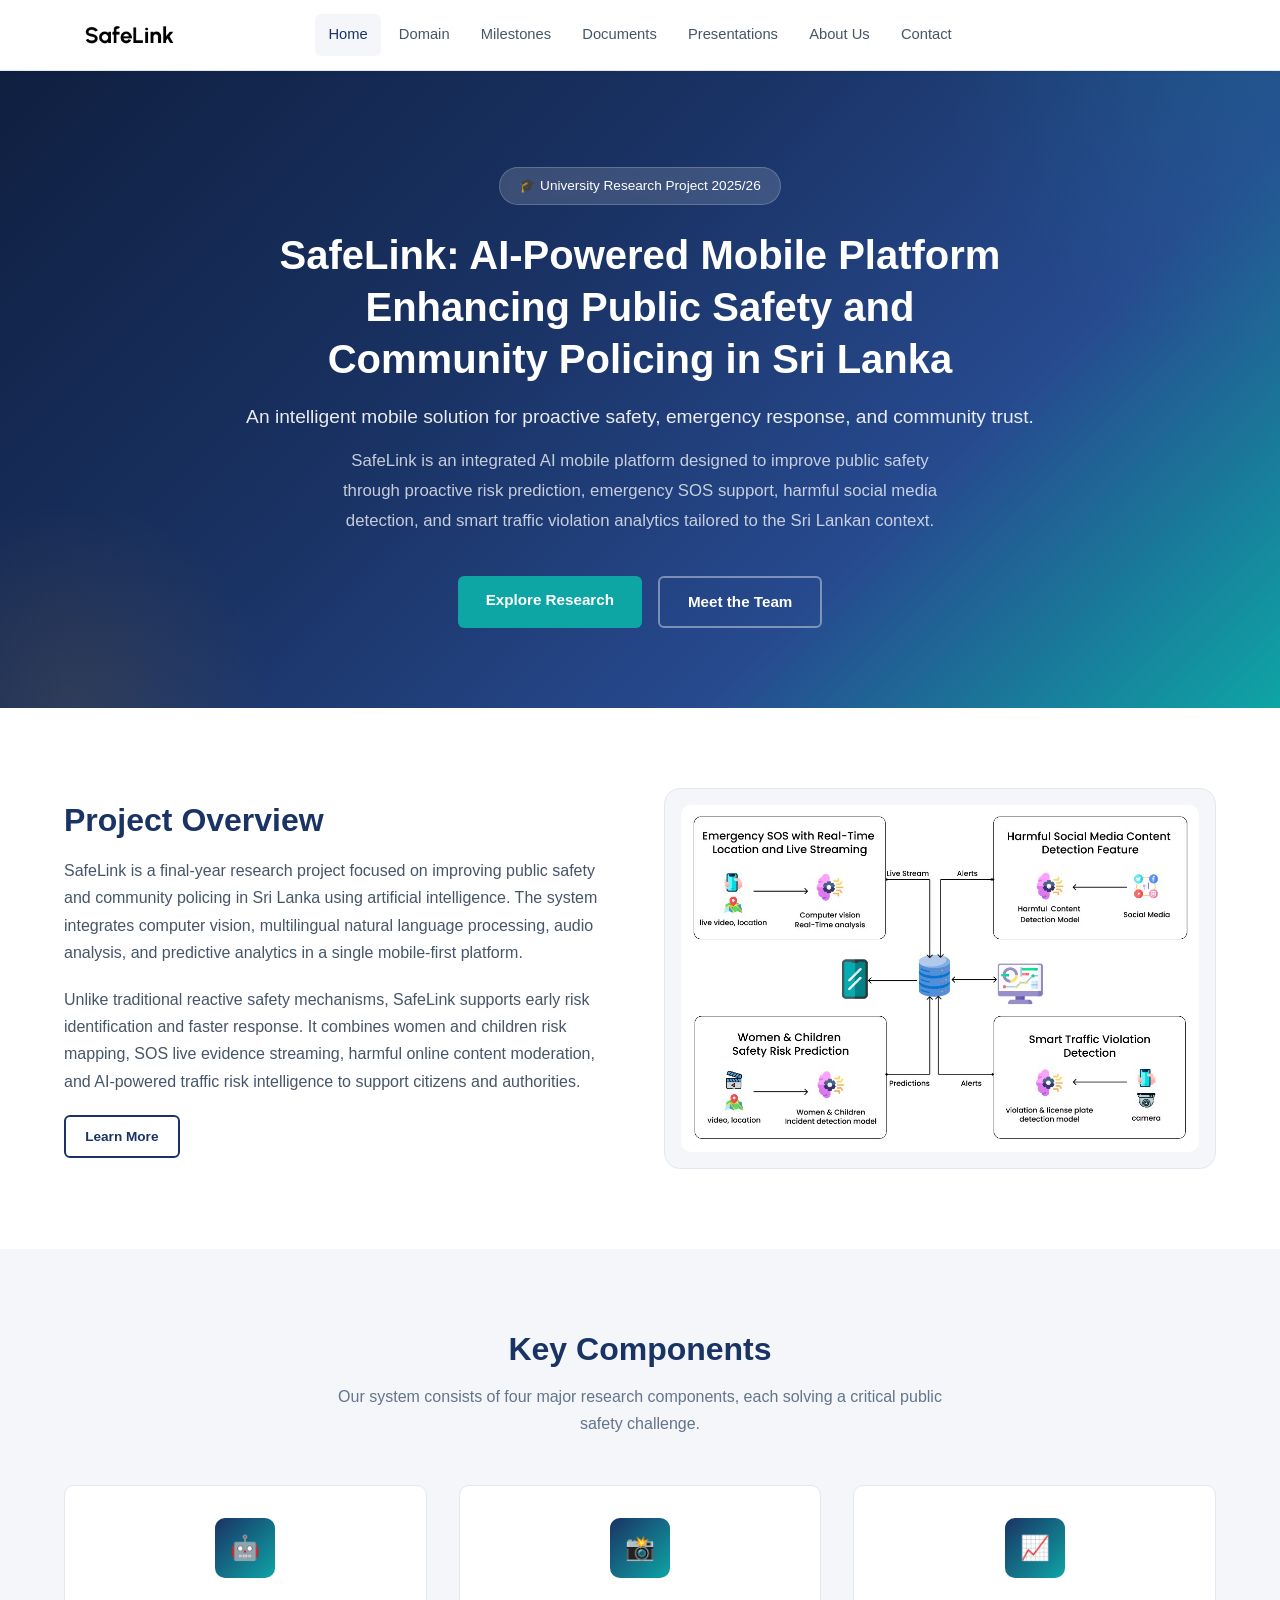
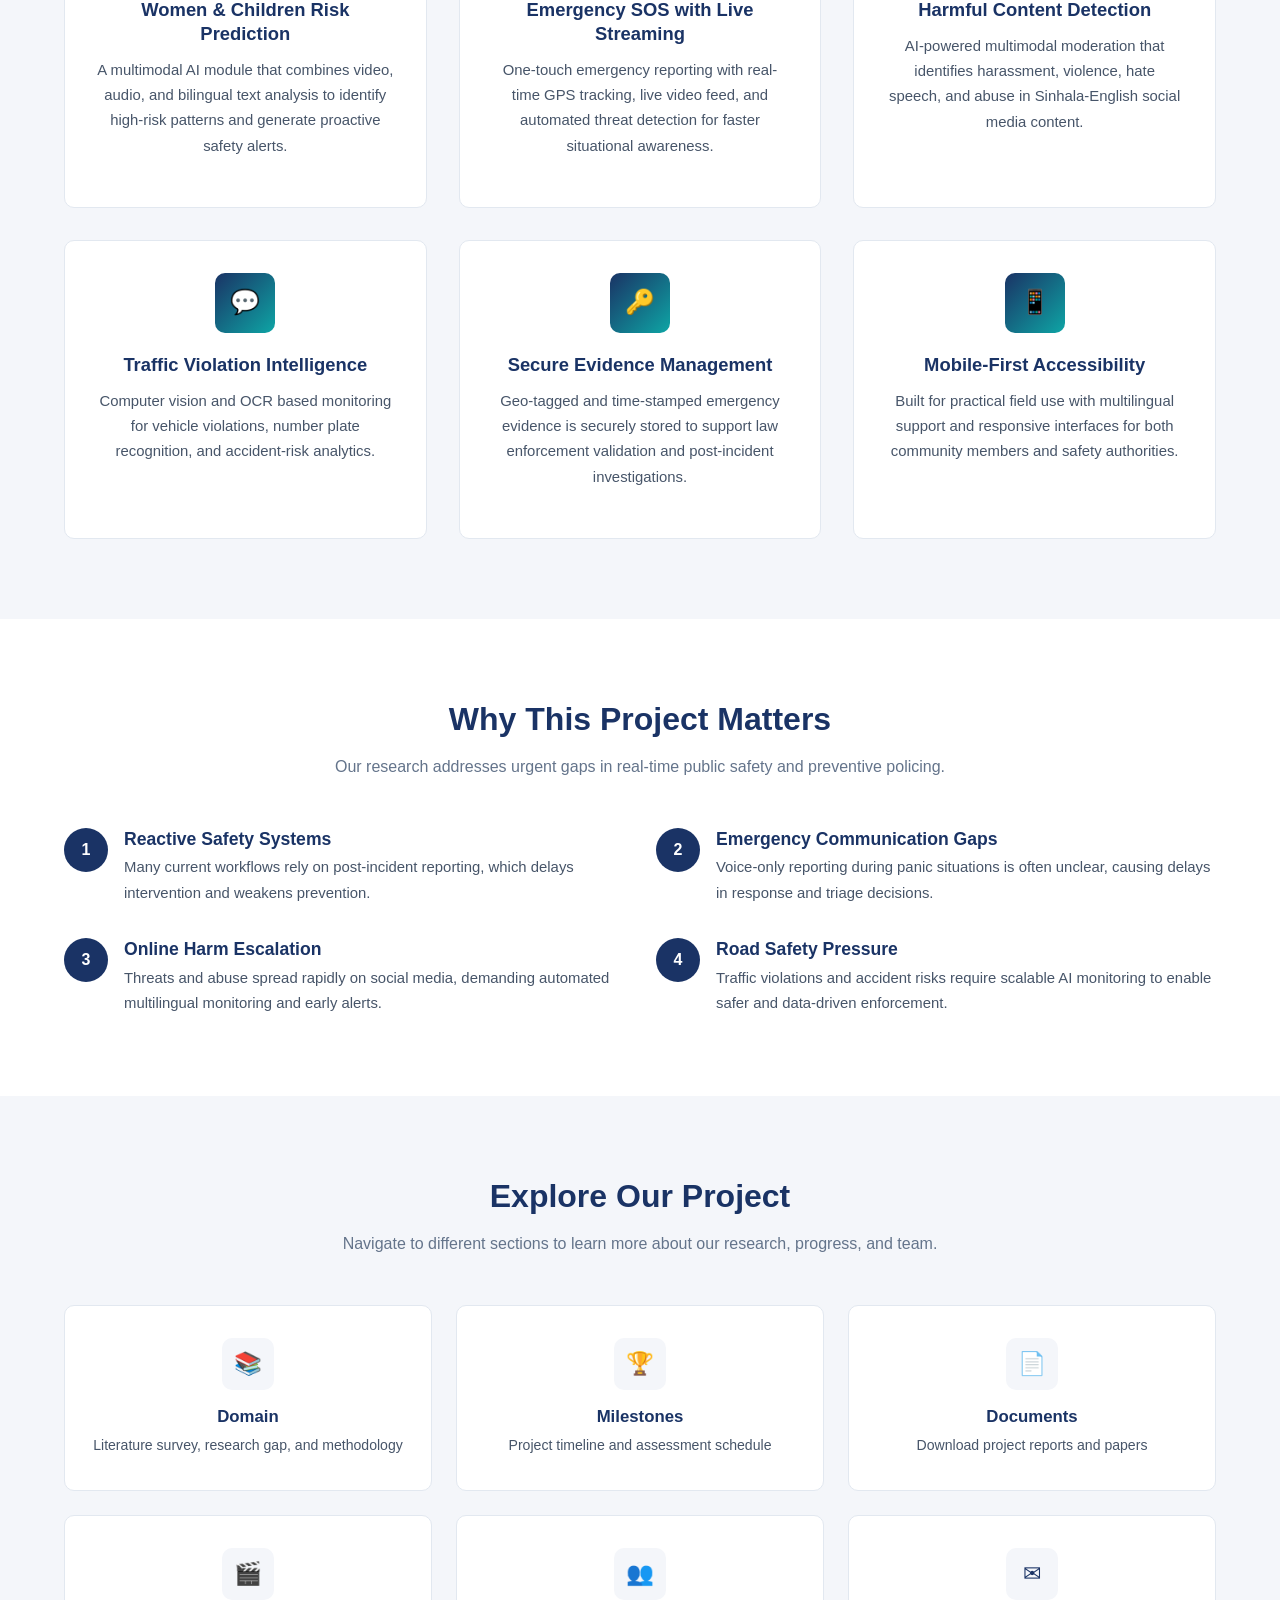
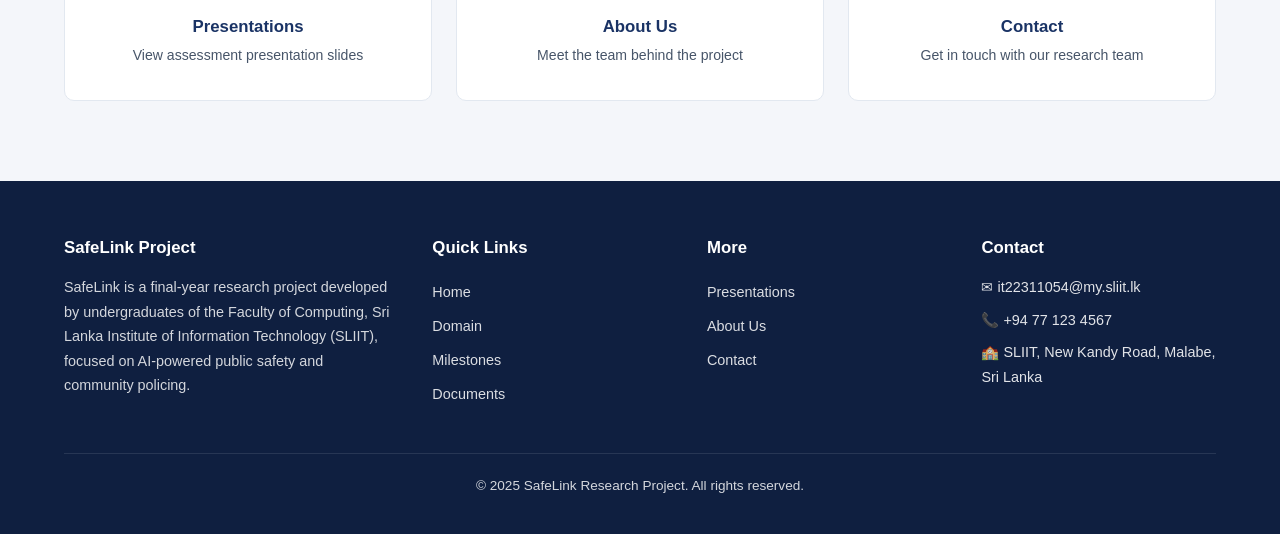
<file: index.html>
<!DOCTYPE html>
<!--
  index.html
  ==========
  Home page for the SafeLink project.
  Provides a project overview, key features, and quick navigation.
-->
<html lang="en">
<head>
    <meta charset="UTF-8">
    <meta name="viewport" content="width=device-width, initial-scale=1.0">
    <meta name="description" content="SafeLink: AI-Powered Mobile Platform Enhancing Public Safety and Community Policing in Sri Lanka">
    <title>SafeLink | AI-Powered Public Safety Platform</title>
    <link rel="stylesheet" href="css/style.css">
</head>
<body>

    <!-- ===================== NAVIGATION BAR ===================== -->
    <nav class="navbar" aria-label="Main navigation">
        <div class="container">
            <a href="index.html" class="nav-logo">
                <img src="images/logo.png" alt="SafeLink Logo">
            </a>
            <div class="nav-links" id="navLinks">
                <a href="index.html" class="active">Home</a>
                <a href="domain.html">Domain</a>
                <a href="milestones.html">Milestones</a>
                <a href="documents.html">Documents</a>
                <a href="presentations.html">Presentations</a>
                <a href="about.html">About Us</a>
                <a href="contact.html">Contact</a>
            </div>
            <button class="nav-toggle" id="navToggle" aria-label="Toggle navigation menu">
                <span></span>
                <span></span>
                <span></span>
            </button>
        </div>
    </nav>

    <!-- ===================== HERO SECTION ===================== -->
    <section class="hero">
        <div class="container">
            <span class="hero-badge">&#127891; University Research Project 2025/26</span>
            <h1>SafeLink: AI-Powered Mobile Platform<br>Enhancing Public Safety and<br>Community Policing in Sri Lanka</h1>
            <p class="subtitle">An intelligent mobile solution for proactive safety, emergency response, and community trust.</p>
            <p class="description">
                SafeLink is an integrated AI mobile platform designed to improve public safety through
                proactive risk prediction, emergency SOS support, harmful social media detection, and
                smart traffic violation analytics tailored to the Sri Lankan context.
            </p>
            <div class="hero-buttons">
                <a href="domain.html" class="btn btn-primary">Explore Research</a>
                <a href="about.html" class="btn btn-outline">Meet the Team</a>
            </div>
        </div>
    </section>

    <!-- ===================== PROJECT OVERVIEW ===================== -->
    <section class="section">
        <div class="container">
            <div class="overview-content">
                <div class="overview-text">
                    <h2>Project Overview</h2>
                    <p>
                        SafeLink is a final-year research project focused on improving public safety
                        and community policing in Sri Lanka using artificial intelligence. The system
                        integrates computer vision, multilingual natural language processing, audio
                        analysis, and predictive analytics in a single mobile-first platform.
                    </p>
                    <p>
                        Unlike traditional reactive safety mechanisms, SafeLink supports early risk
                        identification and faster response. It combines women and children risk mapping,
                        SOS live evidence streaming, harmful online content moderation, and AI-powered
                        traffic risk intelligence to support citizens and authorities.
                    </p>
                    <a href="domain.html" class="btn btn-outline-dark btn-small">Learn More</a>
                </div>
                <div class="overview-image">
                    <img src="images/project-illustration.png" alt="SafeLink system architecture diagram showing Emergency SOS, Harmful Social Media Content Detection, Women & Children Safety Risk Prediction, and Smart Traffic Violation Detection components" />
                </div>
            </div>
        </div>
    </section>

    <!-- ===================== KEY FEATURES ===================== -->
    <section class="section section-alt">
        <div class="container">
            <div class="section-header">
                <h2>Key Components</h2>
                <p>Our system consists of four major research components, each solving a critical public safety challenge.</p>
            </div>
            <div class="features-grid">
                <div class="feature-card">
                    <div class="feature-icon">&#129302;</div>
                    <h3>Women &amp; Children Risk Prediction</h3>
                    <p>
                        A multimodal AI module that combines video, audio, and bilingual text analysis
                        to identify high-risk patterns and generate proactive safety alerts.
                    </p>
                </div>
                <div class="feature-card">
                    <div class="feature-icon">&#128248;</div>
                    <h3>Emergency SOS with Live Streaming</h3>
                    <p>
                        One-touch emergency reporting with real-time GPS tracking, live video feed,
                        and automated threat detection for faster situational awareness.
                    </p>
                </div>
                <div class="feature-card">
                    <div class="feature-icon">&#128200;</div>
                    <h3>Harmful Content Detection</h3>
                    <p>
                        AI-powered multimodal moderation that identifies harassment, violence,
                        hate speech, and abuse in Sinhala-English social media content.
                    </p>
                </div>
                <div class="feature-card">
                    <div class="feature-icon">&#128172;</div>
                    <h3>Traffic Violation Intelligence</h3>
                    <p>
                        Computer vision and OCR based monitoring for vehicle violations,
                        number plate recognition, and accident-risk analytics.
                    </p>
                </div>
                <div class="feature-card">
                    <div class="feature-icon">&#128273;</div>
                    <h3>Secure Evidence Management</h3>
                    <p>
                        Geo-tagged and time-stamped emergency evidence is securely stored to support
                        law enforcement validation and post-incident investigations.
                    </p>
                </div>
                <div class="feature-card">
                    <div class="feature-icon">&#128241;</div>
                    <h3>Mobile-First Accessibility</h3>
                    <p>
                        Built for practical field use with multilingual support and responsive
                        interfaces for both community members and safety authorities.
                    </p>
                </div>
            </div>
        </div>
    </section>

    <!-- ===================== WHY THIS PROJECT MATTERS ===================== -->
    <section class="section">
        <div class="container">
            <div class="section-header">
                <h2>Why This Project Matters</h2>
                <p>Our research addresses urgent gaps in real-time public safety and preventive policing.</p>
            </div>
            <div class="matters-grid">
                <div class="matter-item">
                    <div class="matter-number">1</div>
                    <div>
                        <h4>Reactive Safety Systems</h4>
                        <p>Many current workflows rely on post-incident reporting, which delays intervention and weakens prevention.</p>
                    </div>
                </div>
                <div class="matter-item">
                    <div class="matter-number">2</div>
                    <div>
                        <h4>Emergency Communication Gaps</h4>
                        <p>Voice-only reporting during panic situations is often unclear, causing delays in response and triage decisions.</p>
                    </div>
                </div>
                <div class="matter-item">
                    <div class="matter-number">3</div>
                    <div>
                        <h4>Online Harm Escalation</h4>
                        <p>Threats and abuse spread rapidly on social media, demanding automated multilingual monitoring and early alerts.</p>
                    </div>
                </div>
                <div class="matter-item">
                    <div class="matter-number">4</div>
                    <div>
                        <h4>Road Safety Pressure</h4>
                        <p>Traffic violations and accident risks require scalable AI monitoring to enable safer and data-driven enforcement.</p>
                    </div>
                </div>
            </div>
        </div>
    </section>

    <!-- ===================== QUICK LINKS ===================== -->
    <section class="section section-alt">
        <div class="container">
            <div class="section-header">
                <h2>Explore Our Project</h2>
                <p>Navigate to different sections to learn more about our research, progress, and team.</p>
            </div>
            <div class="quick-links-grid">
                <a href="domain.html" class="quick-link-card">
                    <div class="quick-link-icon">&#128218;</div>
                    <h3>Domain</h3>
                    <p>Literature survey, research gap, and methodology</p>
                </a>
                <a href="milestones.html" class="quick-link-card">
                    <div class="quick-link-icon">&#127942;</div>
                    <h3>Milestones</h3>
                    <p>Project timeline and assessment schedule</p>
                </a>
                <a href="documents.html" class="quick-link-card">
                    <div class="quick-link-icon">&#128196;</div>
                    <h3>Documents</h3>
                    <p>Download project reports and papers</p>
                </a>
                <a href="presentations.html" class="quick-link-card">
                    <div class="quick-link-icon">&#127916;</div>
                    <h3>Presentations</h3>
                    <p>View assessment presentation slides</p>
                </a>
                <a href="about.html" class="quick-link-card">
                    <div class="quick-link-icon">&#128101;</div>
                    <h3>About Us</h3>
                    <p>Meet the team behind the project</p>
                </a>
                <a href="contact.html" class="quick-link-card">
                    <div class="quick-link-icon">&#9993;</div>
                    <h3>Contact</h3>
                    <p>Get in touch with our research team</p>
                </a>
            </div>
        </div>
    </section>

    <!-- ===================== FOOTER ===================== -->
    <footer class="footer">
        <div class="container">
            <div class="footer-grid">
                <div class="footer-about">
                    <h4>SafeLink Project</h4>
                    <p>
                        SafeLink is a final-year research project developed by undergraduates of the
                        Faculty of Computing, Sri Lanka Institute of Information Technology (SLIIT),
                        focused on AI-powered public safety and community policing.
                    </p>
                </div>
                <div class="footer-links">
                    <h4>Quick Links</h4>
                    <a href="index.html">Home</a>
                    <a href="domain.html">Domain</a>
                    <a href="milestones.html">Milestones</a>
                    <a href="documents.html">Documents</a>
                </div>
                <div class="footer-links">
                    <h4>More</h4>
                    <a href="presentations.html">Presentations</a>
                    <a href="about.html">About Us</a>
                    <a href="contact.html">Contact</a>
                </div>
                <div class="footer-contact">
                    <h4>Contact</h4>
                    <p>&#9993; it22311054@my.sliit.lk</p>
                    <p>&#128222; +94 77 123 4567</p>
                    <p>&#127979; SLIIT, New Kandy Road, Malabe, Sri Lanka</p>
                </div>
            </div>
            <div class="footer-bottom">
                <p>&copy; 2025 SafeLink Research Project. All rights reserved.</p>
            </div>
        </div>
    </footer>

    <!-- ===================== MOBILE NAV SCRIPT ===================== -->
    <!-- Minimal vanilla JS for mobile menu toggle — no frameworks used -->
    <script>
        document.getElementById('navToggle').addEventListener('click', function () {
            document.getElementById('navLinks').classList.toggle('open');
        });
    </script>

</body>
</html>
</file>
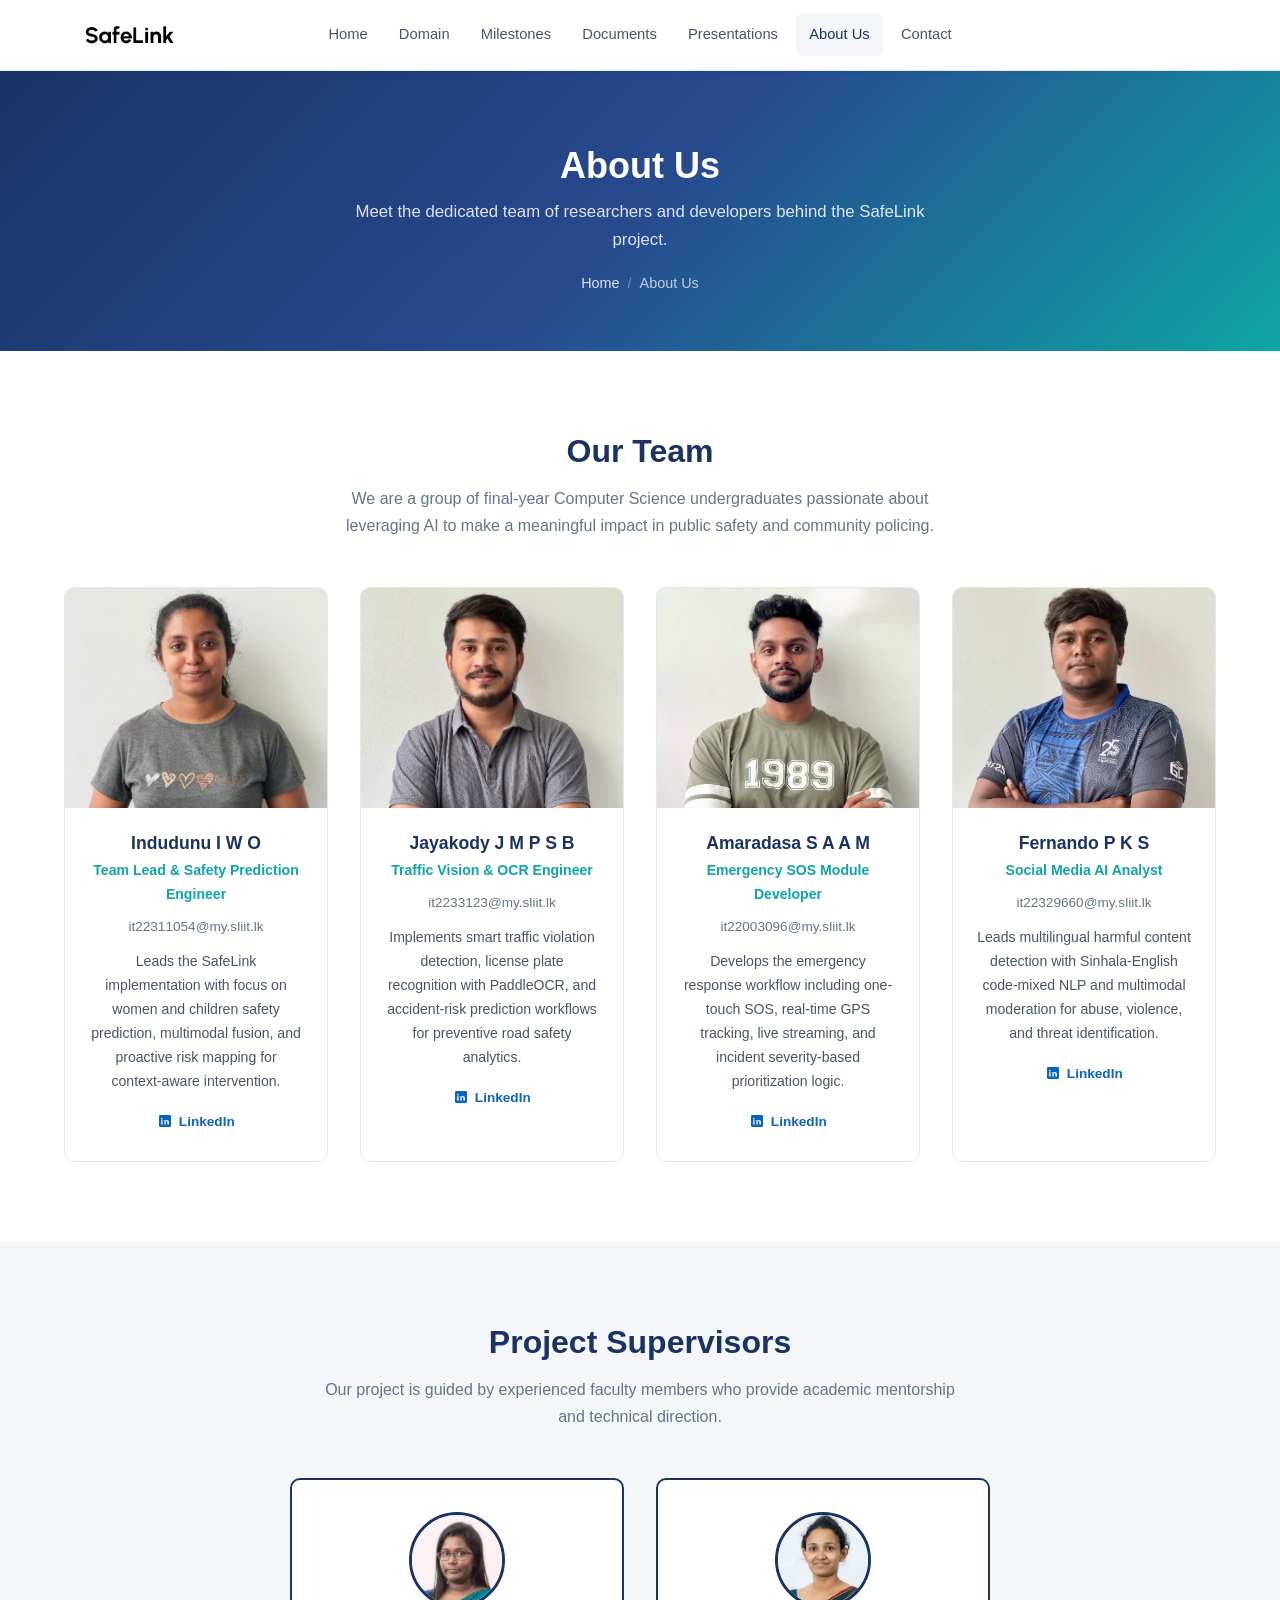
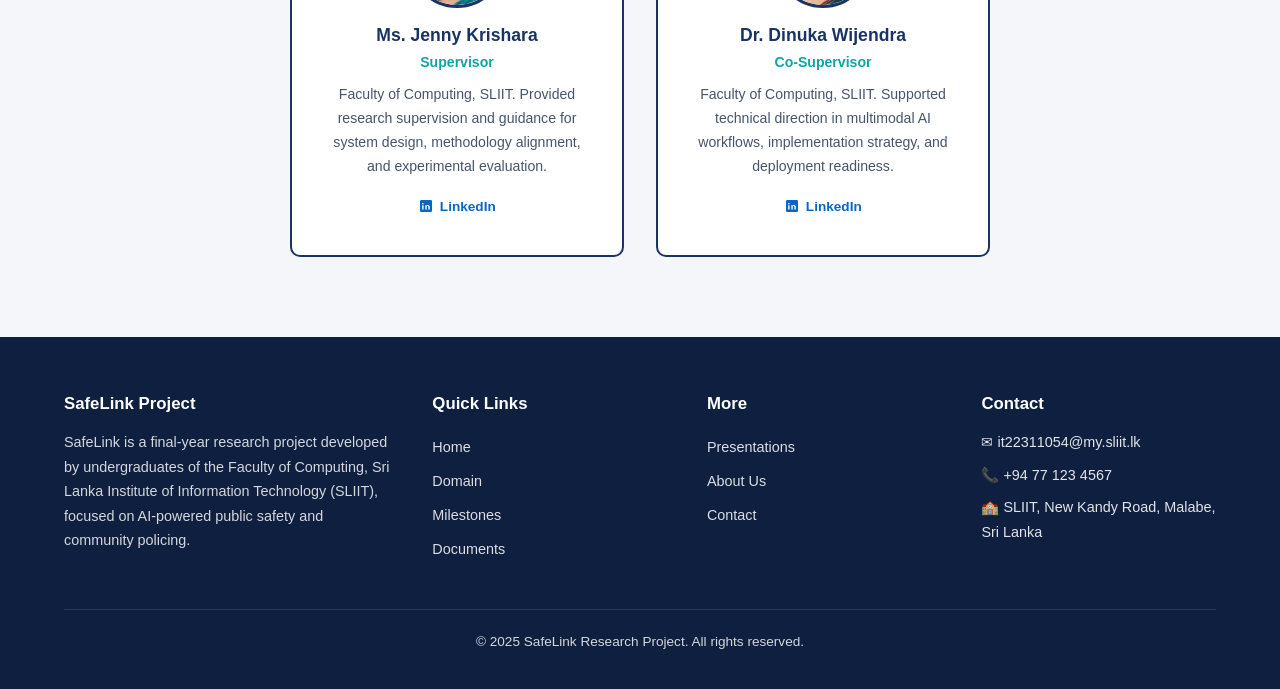
<file: about.html>
<!DOCTYPE html>
<!--
  about.html
  ==========
  About Us page for the SafeLink project.
  Introduces the team members, their roles, and project supervisors.
-->
<html lang="en">
<head>
    <meta charset="UTF-8">
    <meta name="viewport" content="width=device-width, initial-scale=1.0">
    <meta name="description" content="Meet the team behind the SafeLink research project">
    <title>About Us | SafeLink Project</title>
    <link rel="stylesheet" href="css/style.css">
</head>
<body>

    <!-- ===================== NAVIGATION BAR ===================== -->
    <nav class="navbar" aria-label="Main navigation">
        <div class="container">
            <a href="index.html" class="nav-logo">
                <img src="images/logo.png" alt="SafeLink Logo">
            </a>
            <div class="nav-links" id="navLinks">
                <a href="index.html">Home</a>
                <a href="domain.html">Domain</a>
                <a href="milestones.html">Milestones</a>
                <a href="documents.html">Documents</a>
                <a href="presentations.html">Presentations</a>
                <a href="about.html" class="active">About Us</a>
                <a href="contact.html">Contact</a>
            </div>
            <button class="nav-toggle" id="navToggle" aria-label="Toggle navigation menu">
                <span></span>
                <span></span>
                <span></span>
            </button>
        </div>
    </nav>

    <!-- ===================== PAGE BANNER ===================== -->
    <section class="page-banner">
        <div class="container">
            <h1>About Us</h1>
            <p>Meet the dedicated team of researchers and developers behind the SafeLink project.</p>
            <div class="breadcrumb">
                <a href="index.html">Home</a>
                <span class="separator">/</span>
                <span>About Us</span>
            </div>
        </div>
    </section>

    <!-- ===================== TEAM INTRODUCTION ===================== -->
    <section class="section">
        <div class="container">
            <div class="section-header">
                <h2>Our Team</h2>
                <p>
                    We are a group of final-year Computer Science undergraduates passionate about
                    leveraging AI to make a meaningful impact in public safety and community policing.
                </p>
            </div>

            <!-- Team member cards -->
            <div class="team-grid">

                <!-- Member 1 -->
                <div class="team-card">
                    <div class="team-photo">
                        <img src="images/member1.png" alt="Photo of Indudunu I W O">
                    </div>
                    <div class="team-info">
                        <h3>Indudunu I W O</h3>
                        <p class="team-role">Team Lead &amp; Safety Prediction Engineer</p>
                        <p class="team-email">it22311054@my.sliit.lk</p>
                        <p class="team-bio">
                            Leads the SafeLink implementation with focus on women and children
                            safety prediction, multimodal fusion, and proactive risk mapping for
                            context-aware intervention.
                        </p>
                        <div class="team-social">
                            <a href="https://www.linkedin.com/in/oshadhie-indudunu-34656b2b5/" class="social-link linkedin-link" target="_blank" rel="noopener" aria-label="Oshadhie Indudunu LinkedIn profile">
                                <svg viewBox="0 0 24 24" aria-hidden="true" focusable="false">
                                    <path d="M19 3A2 2 0 0 1 21 5V19A2 2 0 0 1 19 21H5A2 2 0 0 1 3 19V5A2 2 0 0 1 5 3H19M8.34 17.34V10.77H6.26V17.34H8.34M7.3 9.84A1.2 1.2 0 1 0 7.3 7.44A1.2 1.2 0 0 0 7.3 9.84M17.74 17.34V13.74C17.74 11.81 16.71 10.49 14.86 10.49C13.97 10.49 13.37 10.98 13.12 11.45V10.77H11.04V17.34H13.12V13.84C13.12 12.92 13.29 12.03 14.42 12.03C15.54 12.03 15.55 13.07 15.55 13.89V17.34H17.74Z" />
                                </svg>
                                LinkedIn
                            </a>
                        </div>
                    </div>
                </div>

                <!-- Member 2 -->
                <div class="team-card">
                    <div class="team-photo">
                        <img src="images/member2.png" alt="Photo of Jayakody J M P S B">
                    </div>
                    <div class="team-info">
                        <h3>Jayakody J M P S B</h3>
                        <p class="team-role">Traffic Vision &amp; OCR Engineer</p>
                        <p class="team-email">it2233123@my.sliit.lk</p>
                        <p class="team-bio">
                            Implements smart traffic violation detection, license plate recognition
                            with PaddleOCR, and accident-risk prediction workflows for preventive
                            road safety analytics.
                        </p>
                        <div class="team-social">
                            <a href="https://www.linkedin.com/in/pamuditha-jayakody-bb778a324/" class="social-link linkedin-link" target="_blank" rel="noopener" aria-label="Pamuditha Jayakody LinkedIn profile">
                                <svg viewBox="0 0 24 24" aria-hidden="true" focusable="false">
                                    <path d="M19 3A2 2 0 0 1 21 5V19A2 2 0 0 1 19 21H5A2 2 0 0 1 3 19V5A2 2 0 0 1 5 3H19M8.34 17.34V10.77H6.26V17.34H8.34M7.3 9.84A1.2 1.2 0 1 0 7.3 7.44A1.2 1.2 0 0 0 7.3 9.84M17.74 17.34V13.74C17.74 11.81 16.71 10.49 14.86 10.49C13.97 10.49 13.37 10.98 13.12 11.45V10.77H11.04V17.34H13.12V13.84C13.12 12.92 13.29 12.03 14.42 12.03C15.54 12.03 15.55 13.07 15.55 13.89V17.34H17.74Z" />
                                </svg>
                                LinkedIn
                            </a>
                        </div>
                    </div>
                </div>

                <!-- Member 3 -->
                <div class="team-card">
                    <div class="team-photo">
                        <img src="images/member3.png" alt="Photo of Amaradasa S A A M">
                    </div>
                    <div class="team-info">
                        <h3>Amaradasa S A A M</h3>
                        <p class="team-role">Emergency SOS Module Developer</p>
                        <p class="team-email">it22003096@my.sliit.lk</p>
                        <p class="team-bio">
                            Develops the emergency response workflow including one-touch SOS,
                            real-time GPS tracking, live streaming, and incident severity-based
                            prioritization logic.
                        </p>
                        <div class="team-social">
                            <a href="https://www.linkedin.com/in/ashan-madhuwantha-990557283/" class="social-link linkedin-link" target="_blank" rel="noopener" aria-label="Ashan Madhuwantha LinkedIn profile">
                                <svg viewBox="0 0 24 24" aria-hidden="true" focusable="false">
                                    <path d="M19 3A2 2 0 0 1 21 5V19A2 2 0 0 1 19 21H5A2 2 0 0 1 3 19V5A2 2 0 0 1 5 3H19M8.34 17.34V10.77H6.26V17.34H8.34M7.3 9.84A1.2 1.2 0 1 0 7.3 7.44A1.2 1.2 0 0 0 7.3 9.84M17.74 17.34V13.74C17.74 11.81 16.71 10.49 14.86 10.49C13.97 10.49 13.37 10.98 13.12 11.45V10.77H11.04V17.34H13.12V13.84C13.12 12.92 13.29 12.03 14.42 12.03C15.54 12.03 15.55 13.07 15.55 13.89V17.34H17.74Z" />
                                </svg>
                                LinkedIn
                            </a>
                        </div>
                    </div>
                </div>

                <!-- Member 4 -->
                <div class="team-card">
                    <div class="team-photo">
                        <img src="images/member4.png" alt="Photo of Fernando P K S">
                    </div>
                    <div class="team-info">
                        <h3>Fernando P K S</h3>
                        <p class="team-role">Social Media AI Analyst</p>
                        <p class="team-email">it22329660@my.sliit.lk</p>
                        <p class="team-bio">
                            Leads multilingual harmful content detection with Sinhala-English
                            code-mixed NLP and multimodal moderation for abuse, violence,
                            and threat identification.
                        </p>
                        <div class="team-social">
                            <a href="https://www.linkedin.com/in/kavindu-fernando-84b8002a3/" class="social-link linkedin-link" target="_blank" rel="noopener" aria-label="Kavindu Fernando LinkedIn profile">
                                <svg viewBox="0 0 24 24" aria-hidden="true" focusable="false">
                                    <path d="M19 3A2 2 0 0 1 21 5V19A2 2 0 0 1 19 21H5A2 2 0 0 1 3 19V5A2 2 0 0 1 5 3H19M8.34 17.34V10.77H6.26V17.34H8.34M7.3 9.84A1.2 1.2 0 1 0 7.3 7.44A1.2 1.2 0 0 0 7.3 9.84M17.74 17.34V13.74C17.74 11.81 16.71 10.49 14.86 10.49C13.97 10.49 13.37 10.98 13.12 11.45V10.77H11.04V17.34H13.12V13.84C13.12 12.92 13.29 12.03 14.42 12.03C15.54 12.03 15.55 13.07 15.55 13.89V17.34H17.74Z" />
                                </svg>
                                LinkedIn
                            </a>
                        </div>
                    </div>
                </div>

            </div>
        </div>
    </section>

    <!-- ===================== SUPERVISORS ===================== -->
    <section class="section section-alt">
        <div class="container">
            <div class="section-header">
                <h2>Project Supervisors</h2>
                <p>Our project is guided by experienced faculty members who provide academic mentorship and technical direction.</p>
            </div>

            <div class="supervisor-grid">

                <!-- Supervisor -->
                <div class="supervisor-card">
                    <img src="images/Jenny Krishara.png" alt="Photo of Ms. Jenny Krishara" class="supervisor-avatar-image">
                    <h3>Ms. Jenny Krishara</h3>
                    <p class="team-role">Supervisor</p>
                    <p>
                        Faculty of Computing, SLIIT. Provided research supervision and guidance
                        for system design, methodology alignment, and experimental evaluation.
                    </p>
                    <div class="team-social">
                        <a href="https://www.linkedin.com/in/jenny-krishara-1a09a0111/" class="social-link linkedin-link" target="_blank" rel="noopener" aria-label="Ms. Jenny Krishara LinkedIn profile">
                            <svg viewBox="0 0 24 24" aria-hidden="true" focusable="false">
                                <path d="M19 3A2 2 0 0 1 21 5V19A2 2 0 0 1 19 21H5A2 2 0 0 1 3 19V5A2 2 0 0 1 5 3H19M8.34 17.34V10.77H6.26V17.34H8.34M7.3 9.84A1.2 1.2 0 1 0 7.3 7.44A1.2 1.2 0 0 0 7.3 9.84M17.74 17.34V13.74C17.74 11.81 16.71 10.49 14.86 10.49C13.97 10.49 13.37 10.98 13.12 11.45V10.77H11.04V17.34H13.12V13.84C13.12 12.92 13.29 12.03 14.42 12.03C15.54 12.03 15.55 13.07 15.55 13.89V17.34H17.74Z" />
                            </svg>
                            LinkedIn
                        </a>
                    </div>
                </div>

                <!-- Co-Supervisor -->
                <div class="supervisor-card">
                    <img src="images/Dinuka Wijendra.png" alt="Photo of Dr. Dinuka Wijendra" class="supervisor-avatar-image">
                    <h3>Dr. Dinuka Wijendra</h3>
                    <p class="team-role">Co-Supervisor</p>
                    <p>
                        Faculty of Computing, SLIIT. Supported technical direction in multimodal
                        AI workflows, implementation strategy, and deployment readiness.
                    </p>
                    <div class="team-social">
                        <a href="https://www.linkedin.com/in/dinuka-wijendra-b87002245/" class="social-link linkedin-link" target="_blank" rel="noopener" aria-label="Dr. Dinuka Wijendra LinkedIn profile">
                            <svg viewBox="0 0 24 24" aria-hidden="true" focusable="false">
                                <path d="M19 3A2 2 0 0 1 21 5V19A2 2 0 0 1 19 21H5A2 2 0 0 1 3 19V5A2 2 0 0 1 5 3H19M8.34 17.34V10.77H6.26V17.34H8.34M7.3 9.84A1.2 1.2 0 1 0 7.3 7.44A1.2 1.2 0 0 0 7.3 9.84M17.74 17.34V13.74C17.74 11.81 16.71 10.49 14.86 10.49C13.97 10.49 13.37 10.98 13.12 11.45V10.77H11.04V17.34H13.12V13.84C13.12 12.92 13.29 12.03 14.42 12.03C15.54 12.03 15.55 13.07 15.55 13.89V17.34H17.74Z" />
                            </svg>
                            LinkedIn
                        </a>
                    </div>
                </div>

            </div>
        </div>
    </section>

    <!-- ===================== FOOTER ===================== -->
    <footer class="footer">
        <div class="container">
            <div class="footer-grid">
                <div class="footer-about">
                    <h4>SafeLink Project</h4>
                    <p>
                        SafeLink is a final-year research project developed by undergraduates of the
                        Faculty of Computing, Sri Lanka Institute of Information Technology (SLIIT),
                        focused on AI-powered public safety and community policing.
                    </p>
                </div>
                <div class="footer-links">
                    <h4>Quick Links</h4>
                    <a href="index.html">Home</a>
                    <a href="domain.html">Domain</a>
                    <a href="milestones.html">Milestones</a>
                    <a href="documents.html">Documents</a>
                </div>
                <div class="footer-links">
                    <h4>More</h4>
                    <a href="presentations.html">Presentations</a>
                    <a href="about.html">About Us</a>
                    <a href="contact.html">Contact</a>
                </div>
                <div class="footer-contact">
                    <h4>Contact</h4>
                    <p>&#9993; it22311054@my.sliit.lk</p>
                    <p>&#128222; +94 77 123 4567</p>
                    <p>&#127979; SLIIT, New Kandy Road, Malabe, Sri Lanka</p>
                </div>
            </div>
            <div class="footer-bottom">
                <p>&copy; 2025 SafeLink Research Project. All rights reserved.</p>
            </div>
        </div>
    </footer>

    <!-- Mobile nav toggle -->
    <script>
        document.getElementById('navToggle').addEventListener('click', function () {
            document.getElementById('navLinks').classList.toggle('open');
        });
    </script>

</body>
</html>
</file>
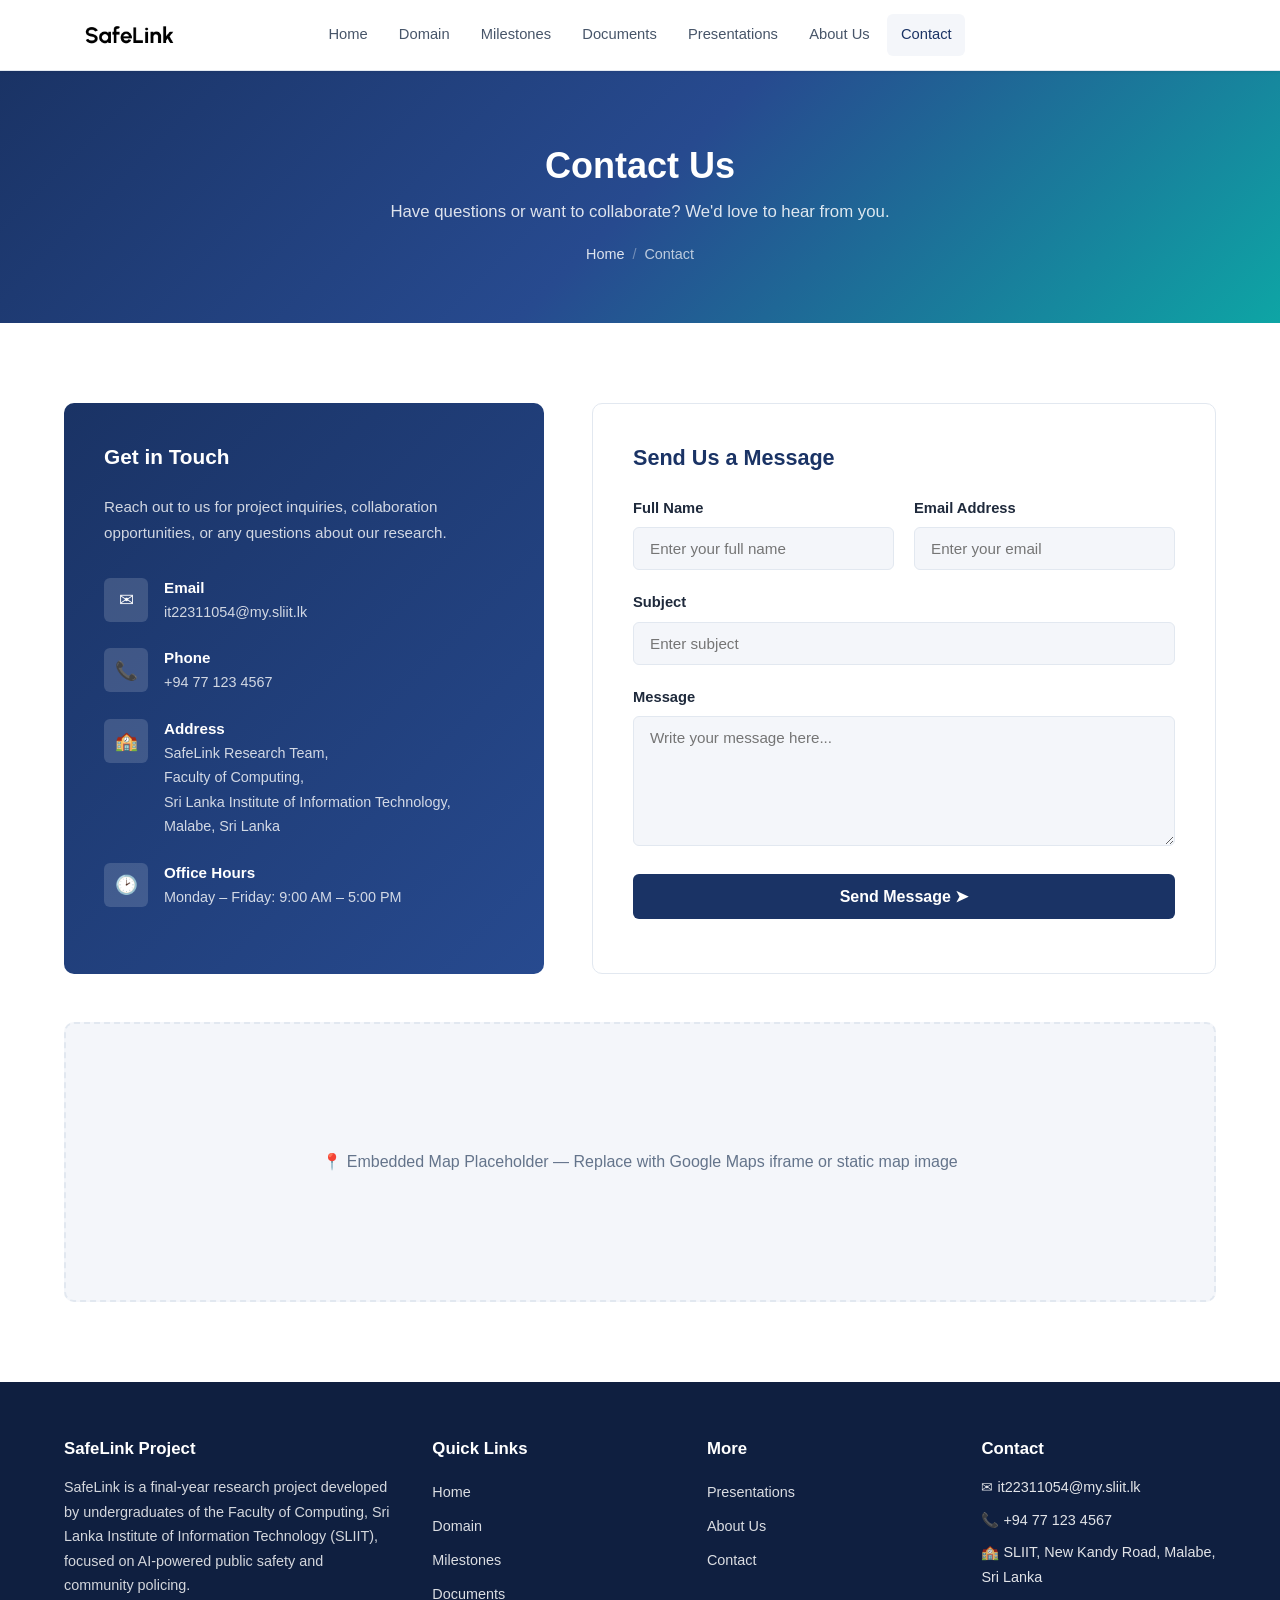
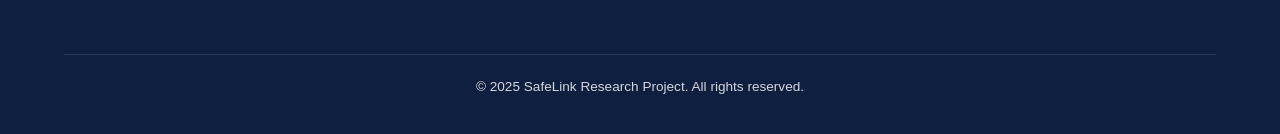
<file: contact.html>
<!DOCTYPE html>
<!--
  contact.html
  ============
  Contact page for the SafeLink project.
  Shows contact information, a static contact form, and a map placeholder.
-->
<html lang="en">
<head>
    <meta charset="UTF-8">
    <meta name="viewport" content="width=device-width, initial-scale=1.0">
    <meta name="description" content="Contact the SafeLink research project team">
    <title>Contact Us | SafeLink Project</title>
    <link rel="stylesheet" href="css/style.css">
</head>
<body>

    <!-- ===================== NAVIGATION BAR ===================== -->
    <nav class="navbar" aria-label="Main navigation">
        <div class="container">
            <a href="index.html" class="nav-logo">
                <img src="images/logo.png" alt="SafeLink Logo">
            </a>
            <div class="nav-links" id="navLinks">
                <a href="index.html">Home</a>
                <a href="domain.html">Domain</a>
                <a href="milestones.html">Milestones</a>
                <a href="documents.html">Documents</a>
                <a href="presentations.html">Presentations</a>
                <a href="about.html">About Us</a>
                <a href="contact.html" class="active">Contact</a>
            </div>
            <button class="nav-toggle" id="navToggle" aria-label="Toggle navigation menu">
                <span></span>
                <span></span>
                <span></span>
            </button>
        </div>
    </nav>

    <!-- ===================== PAGE BANNER ===================== -->
    <section class="page-banner">
        <div class="container">
            <h1>Contact Us</h1>
            <p>Have questions or want to collaborate? We'd love to hear from you.</p>
            <div class="breadcrumb">
                <a href="index.html">Home</a>
                <span class="separator">/</span>
                <span>Contact</span>
            </div>
        </div>
    </section>

    <!-- ===================== CONTACT SECTION ===================== -->
    <section class="section">
        <div class="container">
            <div class="contact-grid">

                <!-- Contact information sidebar -->
                <div class="contact-info-card">
                    <h3>Get in Touch</h3>
                    <p style="color: rgba(255,255,255,0.8); margin-bottom: 2rem; font-size: 0.95rem;">
                        Reach out to us for project inquiries, collaboration opportunities,
                        or any questions about our research.
                    </p>

                    <div class="contact-detail">
                        <div class="contact-detail-icon">&#9993;</div>
                        <div>
                            <h4>Email</h4>
                            <p>it22311054@my.sliit.lk</p>
                        </div>
                    </div>

                    <div class="contact-detail">
                        <div class="contact-detail-icon">&#128222;</div>
                        <div>
                            <h4>Phone</h4>
                            <p>+94 77 123 4567</p>
                        </div>
                    </div>

                    <div class="contact-detail">
                        <div class="contact-detail-icon">&#127979;</div>
                        <div>
                            <h4>Address</h4>
                            <p>
                                SafeLink Research Team,<br>
                                Faculty of Computing,<br>
                                Sri Lanka Institute of Information Technology,<br>
                                Malabe, Sri Lanka
                            </p>
                        </div>
                    </div>

                    <div class="contact-detail">
                        <div class="contact-detail-icon">&#128337;</div>
                        <div>
                            <h4>Office Hours</h4>
                            <p>Monday – Friday: 9:00 AM – 5:00 PM</p>
                        </div>
                    </div>
                </div>

                <!-- Contact form (static, no backend) -->
                <div class="contact-form-wrapper">
                    <h3>Send Us a Message</h3>
                    <form action="#" method="post" onsubmit="return false;">
                        <div class="form-row">
                            <div class="form-group">
                                <label for="fullName">Full Name</label>
                                <input type="text" id="fullName" name="fullName" placeholder="Enter your full name" required>
                            </div>
                            <div class="form-group">
                                <label for="email">Email Address</label>
                                <input type="email" id="email" name="email" placeholder="Enter your email" required>
                            </div>
                        </div>
                        <div class="form-group">
                            <label for="subject">Subject</label>
                            <input type="text" id="subject" name="subject" placeholder="Enter subject">
                        </div>
                        <div class="form-group">
                            <label for="message">Message</label>
                            <textarea id="message" name="message" placeholder="Write your message here..." required></textarea>
                        </div>
                        <button type="submit" class="btn btn-submit">Send Message &#10148;</button>
                    </form>
                </div>

            </div>

            <!-- Map placeholder -->
            <div class="map-placeholder">
                &#128205; Embedded Map Placeholder — Replace with Google Maps iframe or static map image
            </div>
        </div>
    </section>

    <!-- ===================== FOOTER ===================== -->
    <footer class="footer">
        <div class="container">
            <div class="footer-grid">
                <div class="footer-about">
                    <h4>SafeLink Project</h4>
                    <p>
                        SafeLink is a final-year research project developed by undergraduates of the
                        Faculty of Computing, Sri Lanka Institute of Information Technology (SLIIT),
                        focused on AI-powered public safety and community policing.
                    </p>
                </div>
                <div class="footer-links">
                    <h4>Quick Links</h4>
                    <a href="index.html">Home</a>
                    <a href="domain.html">Domain</a>
                    <a href="milestones.html">Milestones</a>
                    <a href="documents.html">Documents</a>
                </div>
                <div class="footer-links">
                    <h4>More</h4>
                    <a href="presentations.html">Presentations</a>
                    <a href="about.html">About Us</a>
                    <a href="contact.html">Contact</a>
                </div>
                <div class="footer-contact">
                    <h4>Contact</h4>
                    <p>&#9993; it22311054@my.sliit.lk</p>
                    <p>&#128222; +94 77 123 4567</p>
                    <p>&#127979; SLIIT, New Kandy Road, Malabe, Sri Lanka</p>
                </div>
            </div>
            <div class="footer-bottom">
                <p>&copy; 2025 SafeLink Research Project. All rights reserved.</p>
            </div>
        </div>
    </footer>

    <!-- Mobile nav toggle -->
    <script>
        document.getElementById('navToggle').addEventListener('click', function () {
            document.getElementById('navLinks').classList.toggle('open');
        });
    </script>

</body>
</html>
</file>
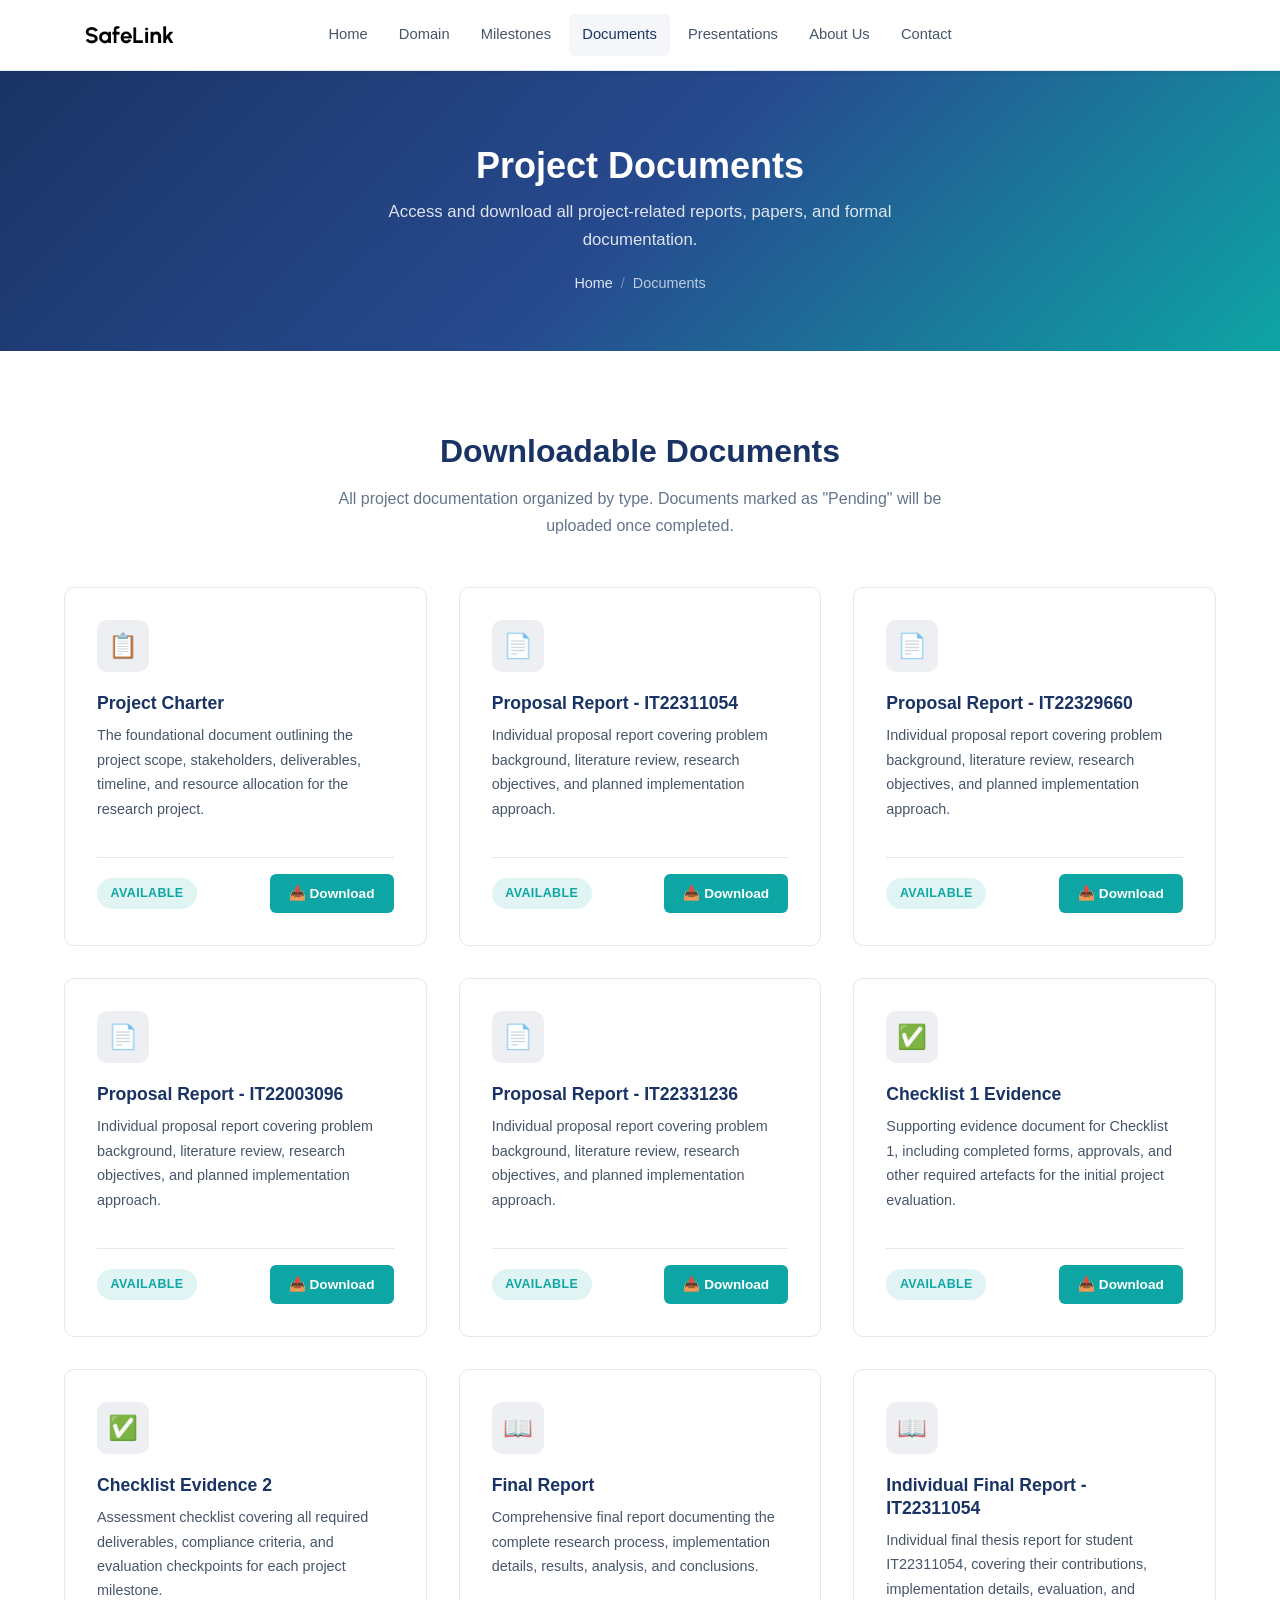
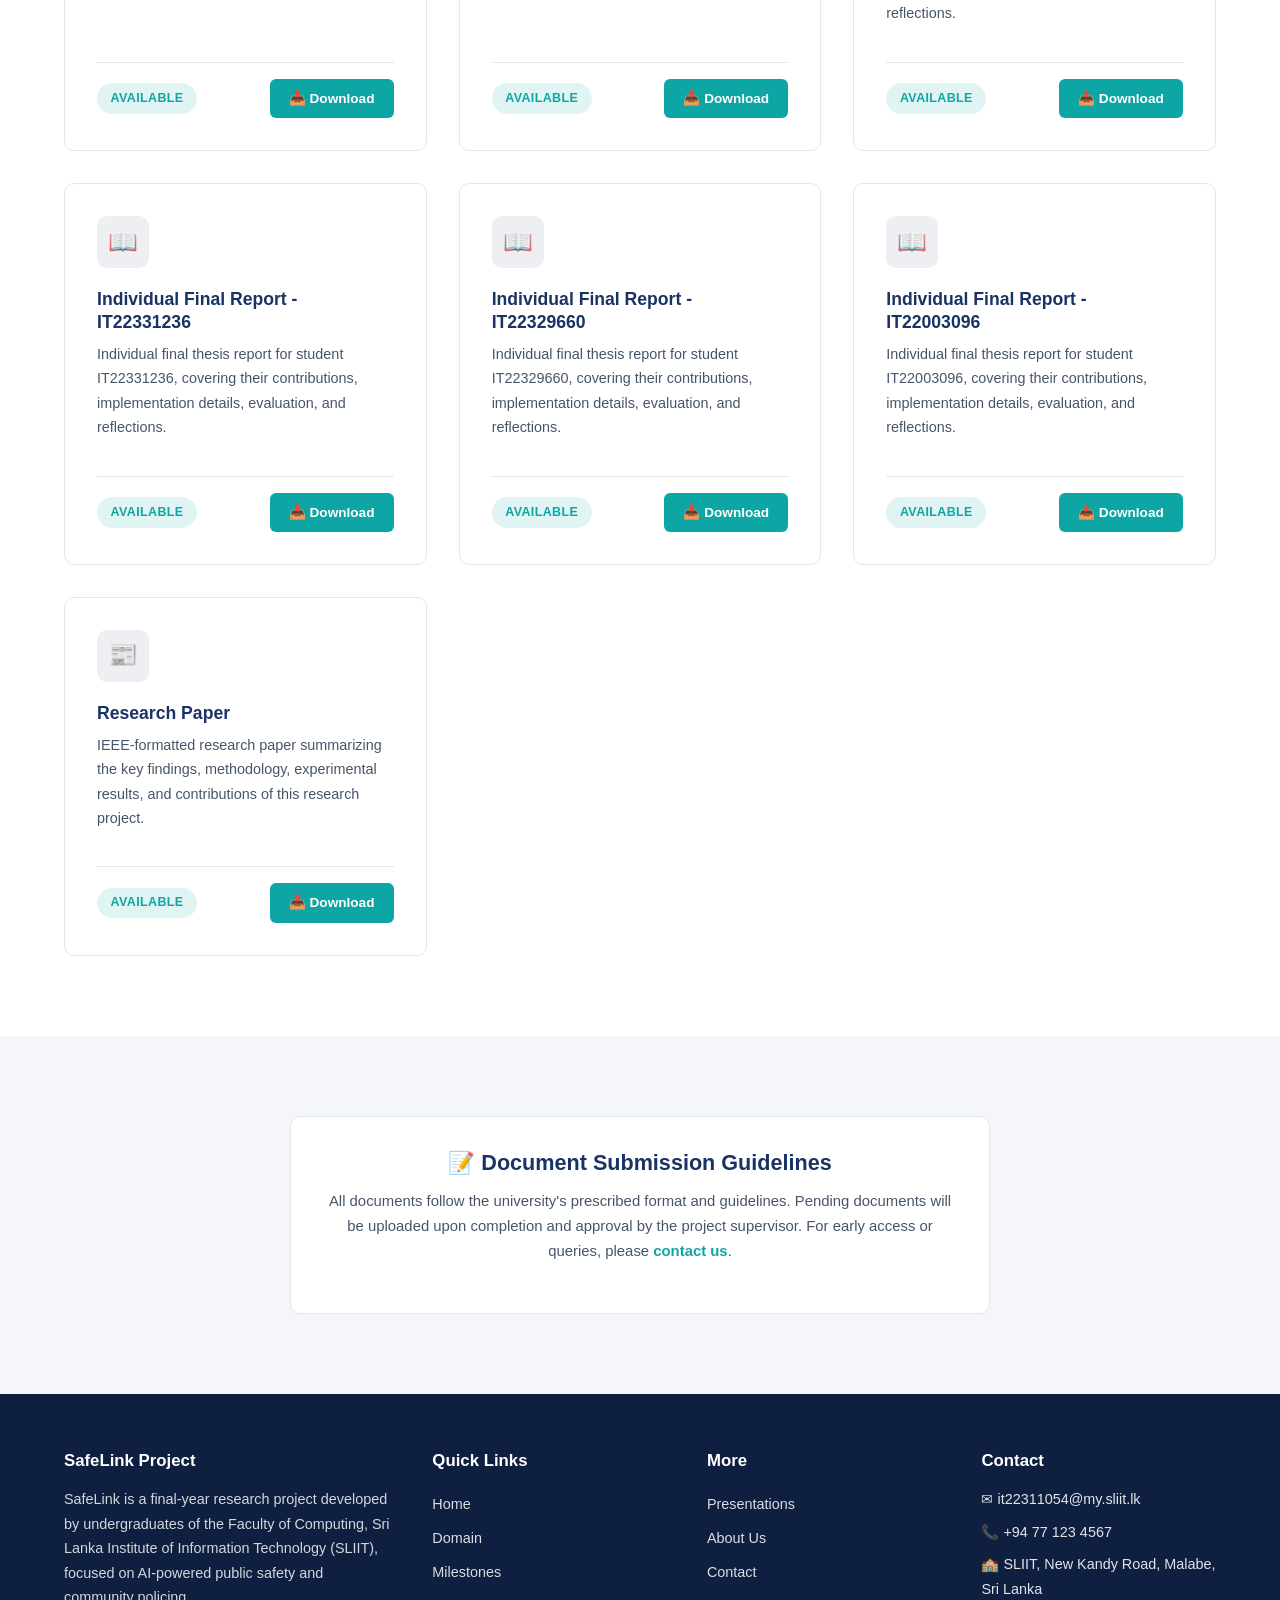
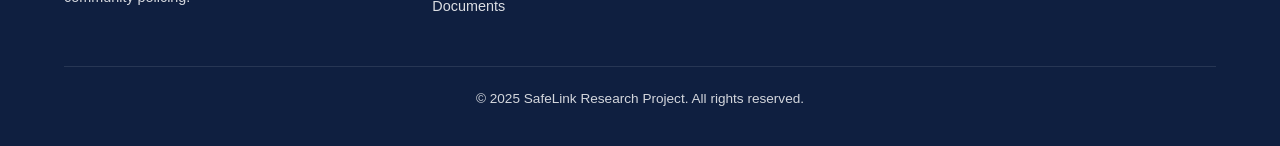
<file: documents.html>
<!DOCTYPE html>
<!--
  documents.html
  ==============
  Documents page for the SafeLink project.
  Lists all project documents with download links and status badges.
-->
<html lang="en">
<head>
    <meta charset="UTF-8">
    <meta name="viewport" content="width=device-width, initial-scale=1.0">
    <meta name="description" content="Download project documents and research papers for the SafeLink project">
    <title>Documents | SafeLink Project</title>
    <link rel="stylesheet" href="css/style.css">
</head>
<body>

    <!-- ===================== NAVIGATION BAR ===================== -->
    <nav class="navbar" aria-label="Main navigation">
        <div class="container">
            <a href="index.html" class="nav-logo">
                <img src="images/logo.png" alt="SafeLink Logo">
            </a>
            <div class="nav-links" id="navLinks">
                <a href="index.html">Home</a>
                <a href="domain.html">Domain</a>
                <a href="milestones.html">Milestones</a>
                <a href="documents.html" class="active">Documents</a>
                <a href="presentations.html">Presentations</a>
                <a href="about.html">About Us</a>
                <a href="contact.html">Contact</a>
            </div>
            <button class="nav-toggle" id="navToggle" aria-label="Toggle navigation menu">
                <span></span>
                <span></span>
                <span></span>
            </button>
        </div>
    </nav>

    <!-- ===================== PAGE BANNER ===================== -->
    <section class="page-banner">
        <div class="container">
            <h1>Project Documents</h1>
            <p>Access and download all project-related reports, papers, and formal documentation.</p>
            <div class="breadcrumb">
                <a href="index.html">Home</a>
                <span class="separator">/</span>
                <span>Documents</span>
            </div>
        </div>
    </section>

    <!-- ===================== DOCUMENTS GRID ===================== -->
    <section class="section">
        <div class="container">
            <div class="section-header">
                <h2>Downloadable Documents</h2>
                <p>All project documentation organized by type. Documents marked as "Pending" will be uploaded once completed.</p>
            </div>

            <div class="doc-grid">

                <!-- Document 2: Project Charter -->
                <div class="doc-card">
                    <div class="doc-icon">&#128203;</div>
                    <h3>Project Charter</h3>
                    <p>
                        The foundational document outlining the project scope, stakeholders,
                        deliverables, timeline, and resource allocation for the research project.
                    </p>
                    <div class="doc-card-footer">
                        <span class="badge badge-available">Available</span>
                        <a href="docs/project-charter.pdf" class="btn btn-primary btn-small" target="_blank">
                            &#128229; Download
                        </a>
                    </div>
                </div>

                <!-- Document 2: Proposal Report - IT22311054 -->
                <div class="doc-card">
                    <div class="doc-icon">&#128196;</div>
                    <h3>Proposal Report - IT22311054</h3>
                    <p>
                        Individual proposal report covering problem background, literature review,
                        research objectives, and planned implementation approach.
                    </p>
                    <div class="doc-card-footer">
                        <span class="badge badge-available">Available</span>
                        <a href="docs/IT22311054_Proposal_Report.pdf" class="btn btn-primary btn-small" target="_blank">
                            &#128229; Download
                        </a>
                    </div>
                </div>

                <!-- Document 3: Proposal Report - IT22329660 -->
                <div class="doc-card">
                    <div class="doc-icon">&#128196;</div>
                    <h3>Proposal Report - IT22329660</h3>
                    <p>
                        Individual proposal report covering problem background, literature review,
                        research objectives, and planned implementation approach.
                    </p>
                    <div class="doc-card-footer">
                        <span class="badge badge-available">Available</span>
                        <a href="docs/IT22329660_Proposal_Report.pdf" class="btn btn-primary btn-small" target="_blank">
                            &#128229; Download
                        </a>
                    </div>
                </div>

                <!-- Document 4: Proposal Report - IT22003096 -->
                <div class="doc-card">
                    <div class="doc-icon">&#128196;</div>
                    <h3>Proposal Report - IT22003096</h3>
                    <p>
                        Individual proposal report covering problem background, literature review,
                        research objectives, and planned implementation approach.
                    </p>
                    <div class="doc-card-footer">
                        <span class="badge badge-available">Available</span>
                        <a href="docs/IT22003096_Proposal_Report.pdf" class="btn btn-primary btn-small" target="_blank">
                            &#128229; Download
                        </a>
                    </div>
                </div>

                <!-- Document 5: Proposal Report - IT22331236 -->
                <div class="doc-card">
                    <div class="doc-icon">&#128196;</div>
                    <h3>Proposal Report - IT22331236</h3>
                    <p>
                        Individual proposal report covering problem background, literature review,
                        research objectives, and planned implementation approach.
                    </p>
                    <div class="doc-card-footer">
                        <span class="badge badge-available">Available</span>
                        <a href="docs/IT22331236_Proposal_Report.pdf" class="btn btn-primary btn-small" target="_blank">
                            &#128229; Download
                        </a>
                    </div>
                </div>

                <!-- Document 6: Checklist 1 Evidence -->
                <div class="doc-card">
                    <div class="doc-icon">&#9989;</div>
                    <h3>Checklist 1 Evidence</h3>
                    <p>
                        Supporting evidence document for Checklist 1, including completed forms,
                        approvals, and other required artefacts for the initial project evaluation.
                    </p>
                    <div class="doc-card-footer">
                        <span class="badge badge-available">Available</span>
                        <a href="docs/Checklist_1_Evidence.pdf" class="btn btn-primary btn-small" target="_blank" rel="noopener">
                            &#128229; Download
                        </a>
                    </div>
                </div>

                <!-- Document 7: Checklist Evidence 2 -->
                <div class="doc-card">
                    <div class="doc-icon">&#9989;</div>
                    <h3>Checklist Evidence 2</h3>
                    <p>
                        Assessment checklist covering all required deliverables, compliance criteria,
                        and evaluation checkpoints for each project milestone.
                    </p>
                    <div class="doc-card-footer">
                        <span class="badge badge-available">Available</span>
                        <a href="https://mysliit-my.sharepoint.com/:x:/g/personal/it22003096_my_sliit_lk/IQCQ6icmGkLkTJsmsZWoxy_OAYD5PAaIs0fV_R8Mcps-eKM?e=npHvT5" class="btn btn-primary btn-small" target="_blank" rel="noopener">
                            &#128229; Download
                        </a>
                    </div>
                </div>

                <!-- Document 8: Final Report -->
                <div class="doc-card">
                    <div class="doc-icon">&#128214;</div>
                    <h3>Final Report</h3>
                    <p>
                        Comprehensive final report documenting the complete research process,
                        implementation details, results, analysis, and conclusions.
                    </p>
                    <div class="doc-card-footer">
                        <span class="badge badge-available">Available</span>
                        <a href="docs/final-report.pdf" class="btn btn-primary btn-small" target="_blank" rel="noopener">
                            &#128229; Download
                        </a>
                    </div>
                </div>

                <!-- Document 9: Individual Final Report - IT22311054 -->
                <div class="doc-card">
                    <div class="doc-icon">&#128214;</div>
                    <h3>Individual Final Report - IT22311054</h3>
                    <p>
                        Individual final thesis report for student IT22311054, covering their
                        contributions, implementation details, evaluation, and reflections.
                    </p>
                    <div class="doc-card-footer">
                        <span class="badge badge-available">Available</span>
                        <a href="docs/IT22311054_Draft_Thesis_Report.pdf" class="btn btn-primary btn-small" target="_blank" rel="noopener">
                            &#128229; Download
                        </a>
                    </div>
                </div>

                <!-- Document 10: Individual Final Report - IT22331236 -->
                <div class="doc-card">
                    <div class="doc-icon">&#128214;</div>
                    <h3>Individual Final Report - IT22331236</h3>
                    <p>
                        Individual final thesis report for student IT22331236, covering their
                        contributions, implementation details, evaluation, and reflections.
                    </p>
                    <div class="doc-card-footer">
                        <span class="badge badge-available">Available</span>
                        <a href="docs/IT22331236_Draft_Thesis_Report.pdf" class="btn btn-primary btn-small" target="_blank" rel="noopener">
                            &#128229; Download
                        </a>
                    </div>
                </div>

                <!-- Document 11: Individual Final Report - IT22329660 -->
                <div class="doc-card">
                    <div class="doc-icon">&#128214;</div>
                    <h3>Individual Final Report - IT22329660</h3>
                    <p>
                        Individual final thesis report for student IT22329660, covering their
                        contributions, implementation details, evaluation, and reflections.
                    </p>
                    <div class="doc-card-footer">
                        <span class="badge badge-available">Available</span>
                        <a href="docs/IT22329660_Draft_Thesis_Report.pdf" class="btn btn-primary btn-small" target="_blank" rel="noopener">
                            &#128229; Download
                        </a>
                    </div>
                </div>

                <!-- Document 12: Individual Final Report - IT22003096 -->
                <div class="doc-card">
                    <div class="doc-icon">&#128214;</div>
                    <h3>Individual Final Report - IT22003096</h3>
                    <p>
                        Individual final thesis report for student IT22003096, covering their
                        contributions, implementation details, evaluation, and reflections.
                    </p>
                    <div class="doc-card-footer">
                        <span class="badge badge-available">Available</span>
                        <a href="docs/IT22003096_Draft_Thesis_Report.pdf" class="btn btn-primary btn-small" target="_blank" rel="noopener">
                            &#128229; Download
                        </a>
                    </div>
                </div>

                <!-- Document 13: Research Paper -->
                <div class="doc-card">
                    <div class="doc-icon">&#128240;</div>
                    <h3>Research Paper</h3>
                    <p>
                        IEEE-formatted research paper summarizing the key findings, methodology,
                        experimental results, and contributions of this research project.
                    </p>
                    <div class="doc-card-footer">
                        <span class="badge badge-available">Available</span>
                        <a href="docs/SAFELINK.pdf" class="btn btn-primary btn-small" target="_blank">
                            &#128229; Download
                        </a>
                    </div>
                </div>

            </div>
        </div>
    </section>

    <!-- ===================== NOTE SECTION ===================== -->
    <section class="section section-alt">
        <div class="container">
            <div class="card" style="text-align: center; max-width: 700px; margin: 0 auto;">
                <h3>&#128221; Document Submission Guidelines</h3>
                <p>
                    All documents follow the university's prescribed format and guidelines.
                    Pending documents will be uploaded upon completion and approval by the
                    project supervisor. For early access or queries, please
                    <a href="contact.html" style="color: var(--secondary); font-weight: 600;">contact us</a>.
                </p>
            </div>
        </div>
    </section>

    <!-- ===================== FOOTER ===================== -->
    <footer class="footer">
        <div class="container">
            <div class="footer-grid">
                <div class="footer-about">
                    <h4>SafeLink Project</h4>
                    <p>
                        SafeLink is a final-year research project developed by undergraduates of the
                        Faculty of Computing, Sri Lanka Institute of Information Technology (SLIIT),
                        focused on AI-powered public safety and community policing.
                    </p>
                </div>
                <div class="footer-links">
                    <h4>Quick Links</h4>
                    <a href="index.html">Home</a>
                    <a href="domain.html">Domain</a>
                    <a href="milestones.html">Milestones</a>
                    <a href="documents.html">Documents</a>
                </div>
                <div class="footer-links">
                    <h4>More</h4>
                    <a href="presentations.html">Presentations</a>
                    <a href="about.html">About Us</a>
                    <a href="contact.html">Contact</a>
                </div>
                <div class="footer-contact">
                    <h4>Contact</h4>
                    <p>&#9993; it22311054@my.sliit.lk</p>
                    <p>&#128222; +94 77 123 4567</p>
                    <p>&#127979; SLIIT, New Kandy Road, Malabe, Sri Lanka</p>
                </div>
            </div>
            <div class="footer-bottom">
                <p>&copy; 2025 SafeLink Research Project. All rights reserved.</p>
            </div>
        </div>
    </footer>

    <!-- Mobile nav toggle -->
    <script>
        document.getElementById('navToggle').addEventListener('click', function () {
            document.getElementById('navLinks').classList.toggle('open');
        });
    </script>

</body>
</html>
</file>
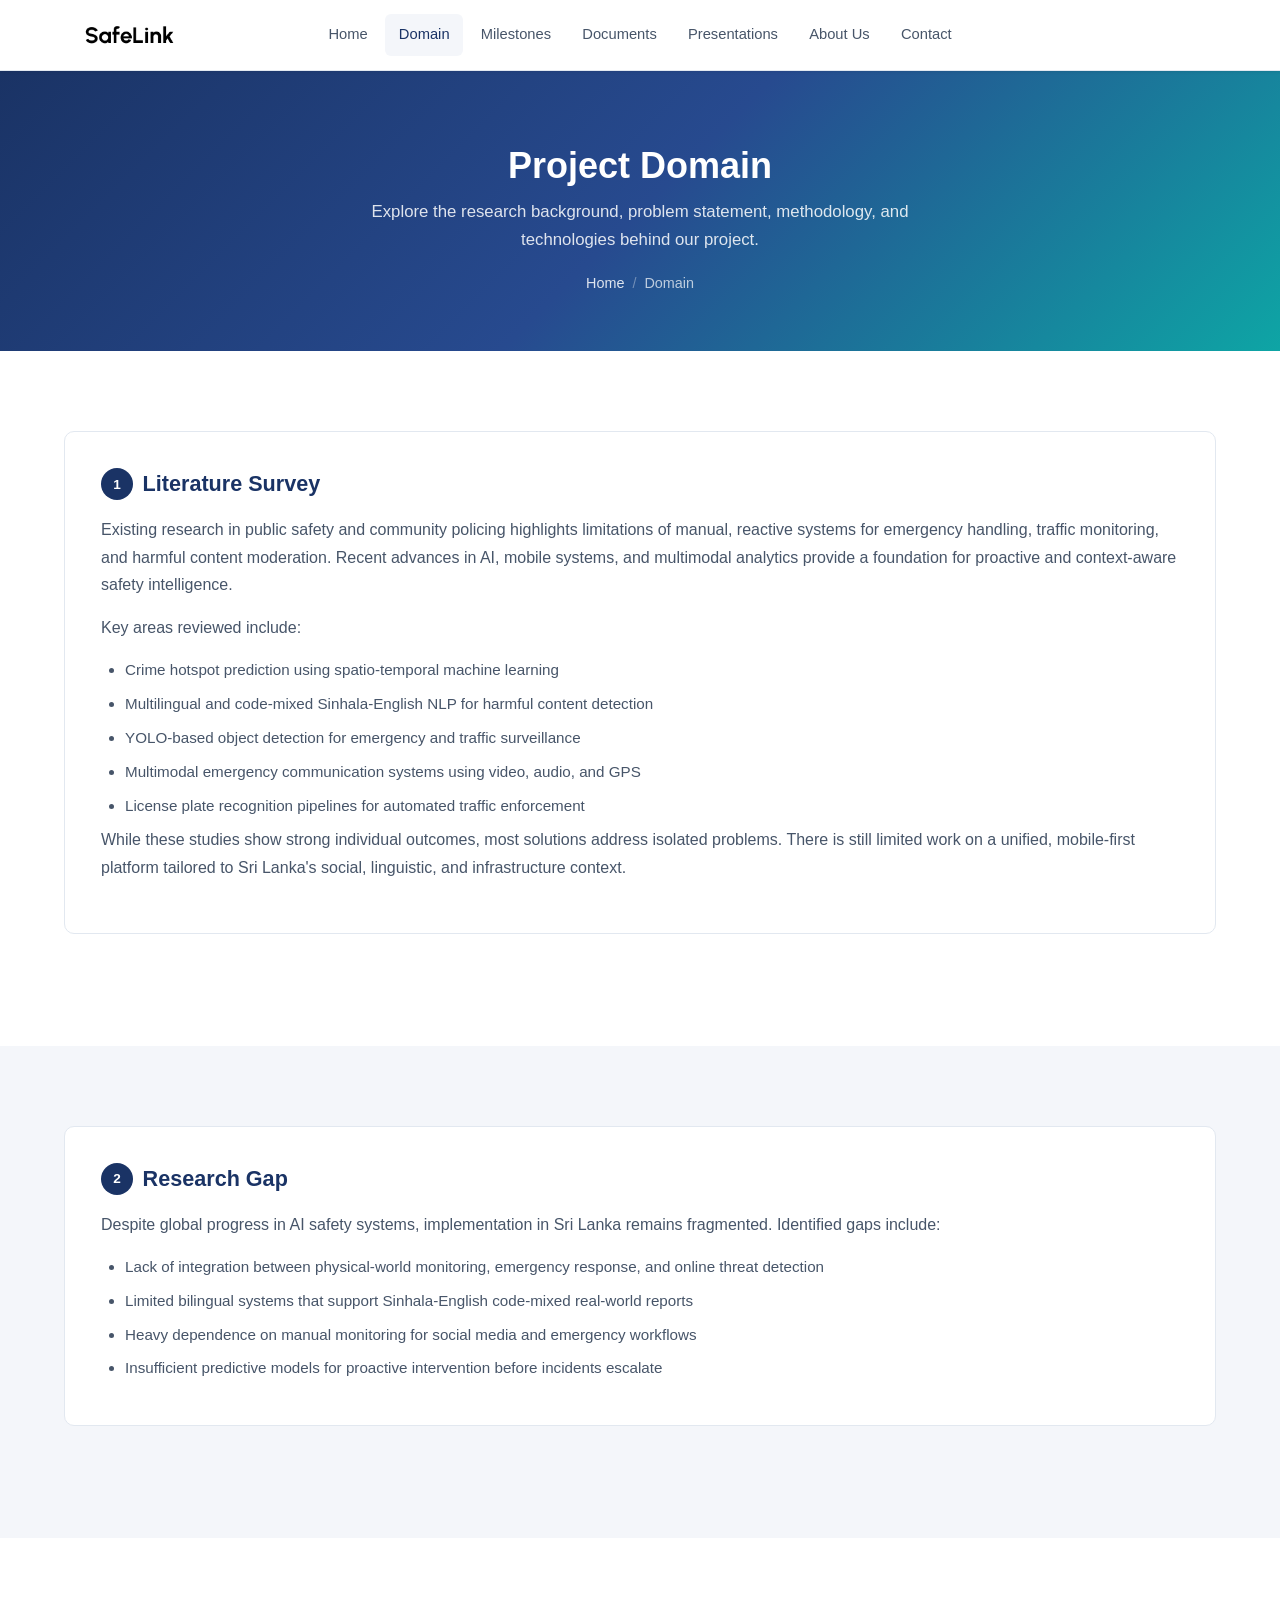
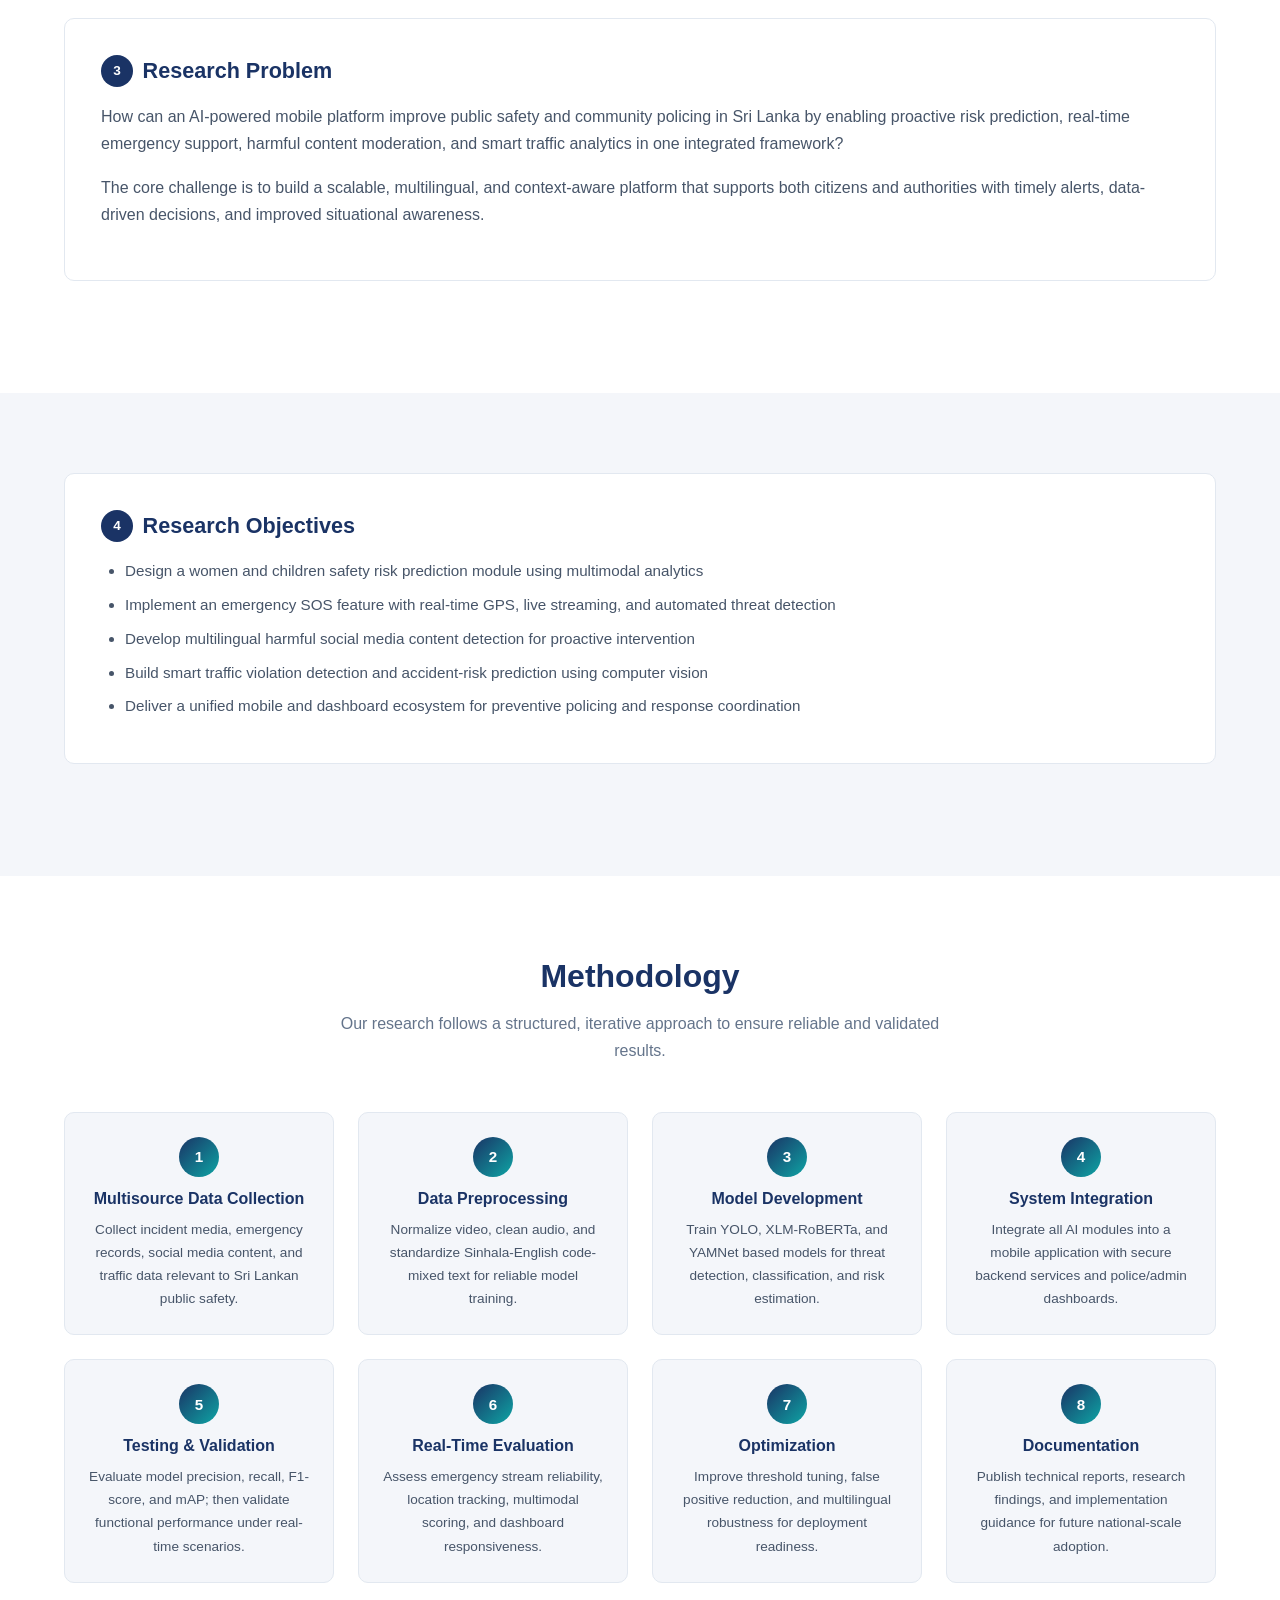
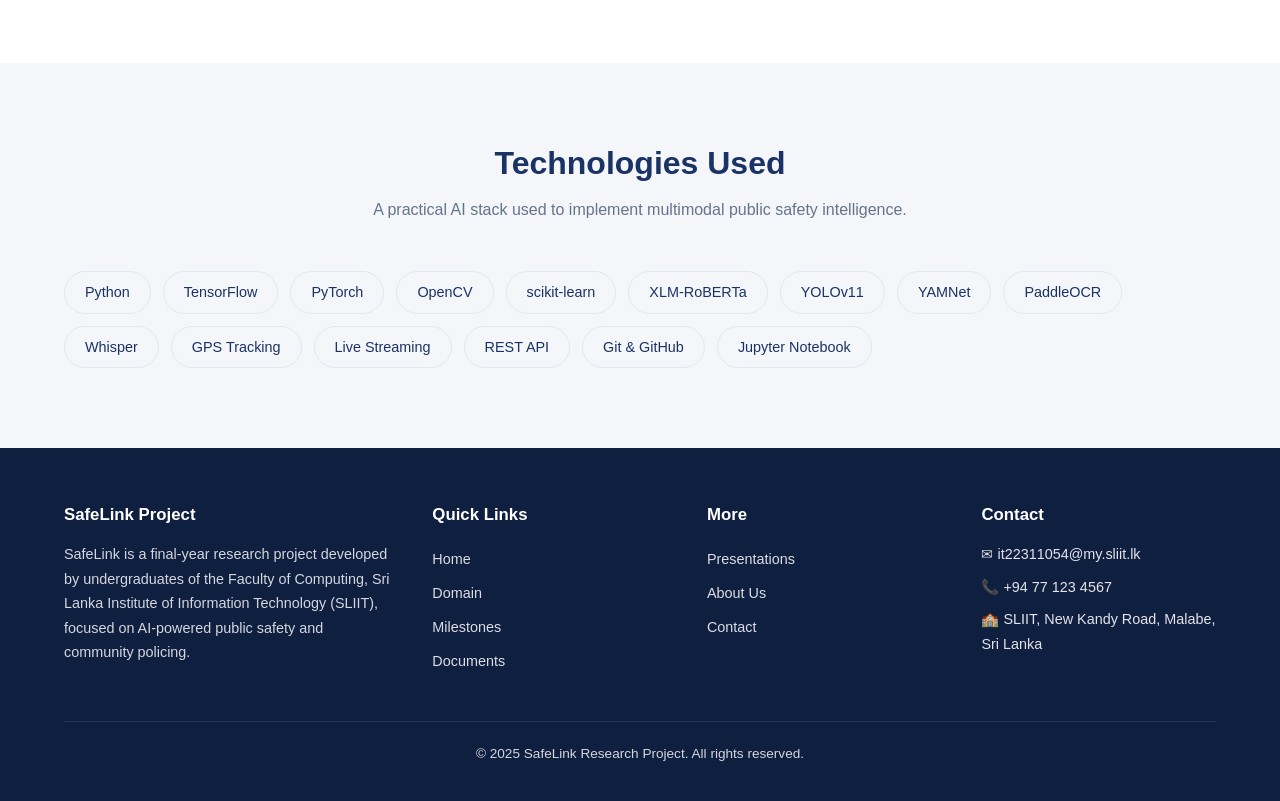
<file: domain.html>
<!DOCTYPE html>
<!--
  domain.html
  ===========
  Domain page for the SafeLink project.
  Presents the literature survey, research gap, problem statement,
  objectives, methodology, and technologies used.
-->
<html lang="en">
<head>
    <meta charset="UTF-8">
    <meta name="viewport" content="width=device-width, initial-scale=1.0">
    <meta name="description" content="Research domain and methodology for the SafeLink public safety project">
    <title>Domain | SafeLink Project</title>
    <link rel="stylesheet" href="css/style.css">
</head>
<body>

    <!-- ===================== NAVIGATION BAR ===================== -->
    <nav class="navbar" aria-label="Main navigation">
        <div class="container">
            <a href="index.html" class="nav-logo">
                <img src="images/logo.png" alt="SafeLink Logo">
            </a>
            <div class="nav-links" id="navLinks">
                <a href="index.html">Home</a>
                <a href="domain.html" class="active">Domain</a>
                <a href="milestones.html">Milestones</a>
                <a href="documents.html">Documents</a>
                <a href="presentations.html">Presentations</a>
                <a href="about.html">About Us</a>
                <a href="contact.html">Contact</a>
            </div>
            <button class="nav-toggle" id="navToggle" aria-label="Toggle navigation menu">
                <span></span>
                <span></span>
                <span></span>
            </button>
        </div>
    </nav>

    <!-- ===================== PAGE BANNER ===================== -->
    <section class="page-banner">
        <div class="container">
            <h1>Project Domain</h1>
            <p>Explore the research background, problem statement, methodology, and technologies behind our project.</p>
            <div class="breadcrumb">
                <a href="index.html">Home</a>
                <span class="separator">/</span>
                <span>Domain</span>
            </div>
        </div>
    </section>

    <!-- ===================== LITERATURE SURVEY ===================== -->
    <section class="section">
        <div class="container">
            <div class="domain-card">
                <h3>
                    <span class="card-number">1</span>
                    Literature Survey
                </h3>
                <p>
                    Existing research in public safety and community policing highlights limitations of
                    manual, reactive systems for emergency handling, traffic monitoring, and harmful content
                    moderation. Recent advances in AI, mobile systems, and multimodal analytics provide a
                    foundation for proactive and context-aware safety intelligence.
                </p>
                <p>
                    Key areas reviewed include:
                </p>
                <ul>
                    <li>Crime hotspot prediction using spatio-temporal machine learning</li>
                    <li>Multilingual and code-mixed Sinhala-English NLP for harmful content detection</li>
                    <li>YOLO-based object detection for emergency and traffic surveillance</li>
                    <li>Multimodal emergency communication systems using video, audio, and GPS</li>
                    <li>License plate recognition pipelines for automated traffic enforcement</li>
                </ul>
                <p>
                    While these studies show strong individual outcomes, most solutions address isolated problems.
                    There is still limited work on a unified, mobile-first platform tailored to Sri Lanka's social,
                    linguistic, and infrastructure context.
                </p>
            </div>
        </div>
    </section>

    <!-- ===================== RESEARCH GAP ===================== -->
    <section class="section section-alt">
        <div class="container">
            <div class="domain-card">
                <h3>
                    <span class="card-number">2</span>
                    Research Gap
                </h3>
                <p>
                    Despite global progress in AI safety systems, implementation in Sri Lanka remains fragmented.
                    Identified gaps include:
                </p>
                <ul>
                    <li>Lack of integration between physical-world monitoring, emergency response, and online threat detection</li>
                    <li>Limited bilingual systems that support Sinhala-English code-mixed real-world reports</li>
                    <li>Heavy dependence on manual monitoring for social media and emergency workflows</li>
                    <li>Insufficient predictive models for proactive intervention before incidents escalate</li>
                </ul>
            </div>
        </div>
    </section>

    <!-- ===================== RESEARCH PROBLEM ===================== -->
    <section class="section">
        <div class="container">
            <div class="domain-card">
                <h3>
                    <span class="card-number">3</span>
                    Research Problem
                </h3>
                <p>
                    How can an AI-powered mobile platform improve public safety and community policing in
                    Sri Lanka by enabling proactive risk prediction, real-time emergency support,
                    harmful content moderation, and smart traffic analytics in one integrated framework?
                </p>
                <p>
                    The core challenge is to build a scalable, multilingual, and context-aware platform
                    that supports both citizens and authorities with timely alerts, data-driven decisions,
                    and improved situational awareness.
                </p>
            </div>
        </div>
    </section>

    <!-- ===================== RESEARCH OBJECTIVES ===================== -->
    <section class="section section-alt">
        <div class="container">
            <div class="domain-card">
                <h3>
                    <span class="card-number">4</span>
                    Research Objectives
                </h3>
                <ul>
                    <li>Design a women and children safety risk prediction module using multimodal analytics</li>
                    <li>Implement an emergency SOS feature with real-time GPS, live streaming, and automated threat detection</li>
                    <li>Develop multilingual harmful social media content detection for proactive intervention</li>
                    <li>Build smart traffic violation detection and accident-risk prediction using computer vision</li>
                    <li>Deliver a unified mobile and dashboard ecosystem for preventive policing and response coordination</li>
                </ul>
            </div>
        </div>
    </section>

    <!-- ===================== METHODOLOGY ===================== -->
    <section class="section">
        <div class="container">
            <div class="section-header">
                <h2>Methodology</h2>
                <p>Our research follows a structured, iterative approach to ensure reliable and validated results.</p>
            </div>
            <div class="methodology-steps">
                <div class="step-box">
                    <div class="step-number">1</div>
                    <h4>Multisource Data Collection</h4>
                    <p>Collect incident media, emergency records, social media content, and traffic data relevant to Sri Lankan public safety.</p>
                </div>
                <div class="step-box">
                    <div class="step-number">2</div>
                    <h4>Data Preprocessing</h4>
                    <p>Normalize video, clean audio, and standardize Sinhala-English code-mixed text for reliable model training.</p>
                </div>
                <div class="step-box">
                    <div class="step-number">3</div>
                    <h4>Model Development</h4>
                    <p>Train YOLO, XLM-RoBERTa, and YAMNet based models for threat detection, classification, and risk estimation.</p>
                </div>
                <div class="step-box">
                    <div class="step-number">4</div>
                    <h4>System Integration</h4>
                    <p>Integrate all AI modules into a mobile application with secure backend services and police/admin dashboards.</p>
                </div>
                <div class="step-box">
                    <div class="step-number">5</div>
                    <h4>Testing &amp; Validation</h4>
                    <p>Evaluate model precision, recall, F1-score, and mAP; then validate functional performance under real-time scenarios.</p>
                </div>
                <div class="step-box">
                    <div class="step-number">6</div>
                    <h4>Real-Time Evaluation</h4>
                    <p>Assess emergency stream reliability, location tracking, multimodal scoring, and dashboard responsiveness.</p>
                </div>
                <div class="step-box">
                    <div class="step-number">7</div>
                    <h4>Optimization</h4>
                    <p>Improve threshold tuning, false positive reduction, and multilingual robustness for deployment readiness.</p>
                </div>
                <div class="step-box">
                    <div class="step-number">8</div>
                    <h4>Documentation</h4>
                    <p>Publish technical reports, research findings, and implementation guidance for future national-scale adoption.</p>
                </div>
            </div>
        </div>
    </section>

    <!-- ===================== TECHNOLOGIES USED ===================== -->
    <section class="section section-alt">
        <div class="container">
            <div class="section-header">
                <h2>Technologies Used</h2>
                <p>A practical AI stack used to implement multimodal public safety intelligence.</p>
            </div>
            <div class="tech-tags">
                <span class="tech-tag">Python</span>
                <span class="tech-tag">TensorFlow</span>
                <span class="tech-tag">PyTorch</span>
                <span class="tech-tag">OpenCV</span>
                <span class="tech-tag">scikit-learn</span>
                <span class="tech-tag">XLM-RoBERTa</span>
                <span class="tech-tag">YOLOv11</span>
                <span class="tech-tag">YAMNet</span>
                <span class="tech-tag">PaddleOCR</span>
                <span class="tech-tag">Whisper</span>
                <span class="tech-tag">GPS Tracking</span>
                <span class="tech-tag">Live Streaming</span>
                <span class="tech-tag">REST API</span>
                <span class="tech-tag">Git &amp; GitHub</span>
                <span class="tech-tag">Jupyter Notebook</span>
            </div>
        </div>
    </section>

    <!-- ===================== FOOTER ===================== -->
    <footer class="footer">
        <div class="container">
            <div class="footer-grid">
                <div class="footer-about">
                    <h4>SafeLink Project</h4>
                    <p>
                        SafeLink is a final-year research project developed by undergraduates of the
                        Faculty of Computing, Sri Lanka Institute of Information Technology (SLIIT),
                        focused on AI-powered public safety and community policing.
                    </p>
                </div>
                <div class="footer-links">
                    <h4>Quick Links</h4>
                    <a href="index.html">Home</a>
                    <a href="domain.html">Domain</a>
                    <a href="milestones.html">Milestones</a>
                    <a href="documents.html">Documents</a>
                </div>
                <div class="footer-links">
                    <h4>More</h4>
                    <a href="presentations.html">Presentations</a>
                    <a href="about.html">About Us</a>
                    <a href="contact.html">Contact</a>
                </div>
                <div class="footer-contact">
                    <h4>Contact</h4>
                    <p>&#9993; it22311054@my.sliit.lk</p>
                    <p>&#128222; +94 77 123 4567</p>
                    <p>&#127979; SLIIT, New Kandy Road, Malabe, Sri Lanka</p>
                </div>
            </div>
            <div class="footer-bottom">
                <p>&copy; 2025 SafeLink Research Project. All rights reserved.</p>
            </div>
        </div>
    </footer>

    <!-- Mobile nav toggle -->
    <script>
        document.getElementById('navToggle').addEventListener('click', function () {
            document.getElementById('navLinks').classList.toggle('open');
        });
    </script>

</body>
</html>
</file>
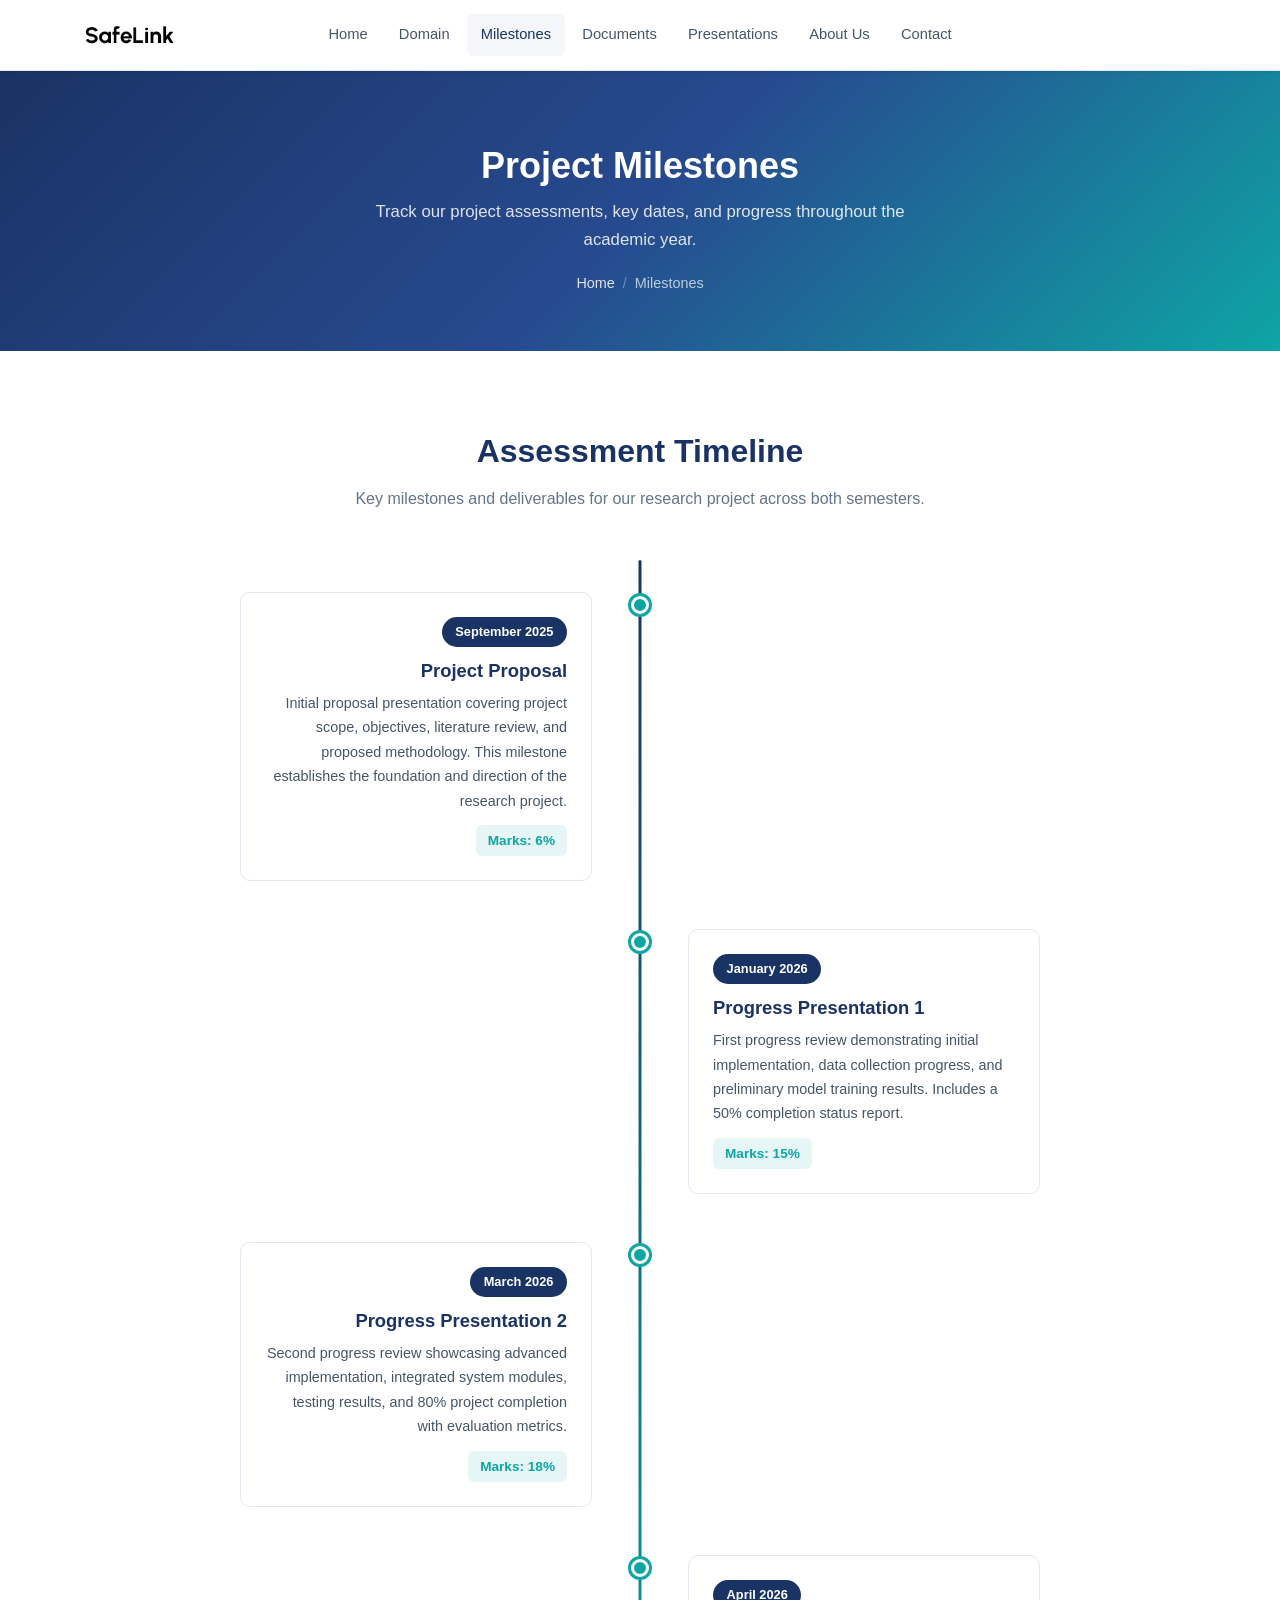
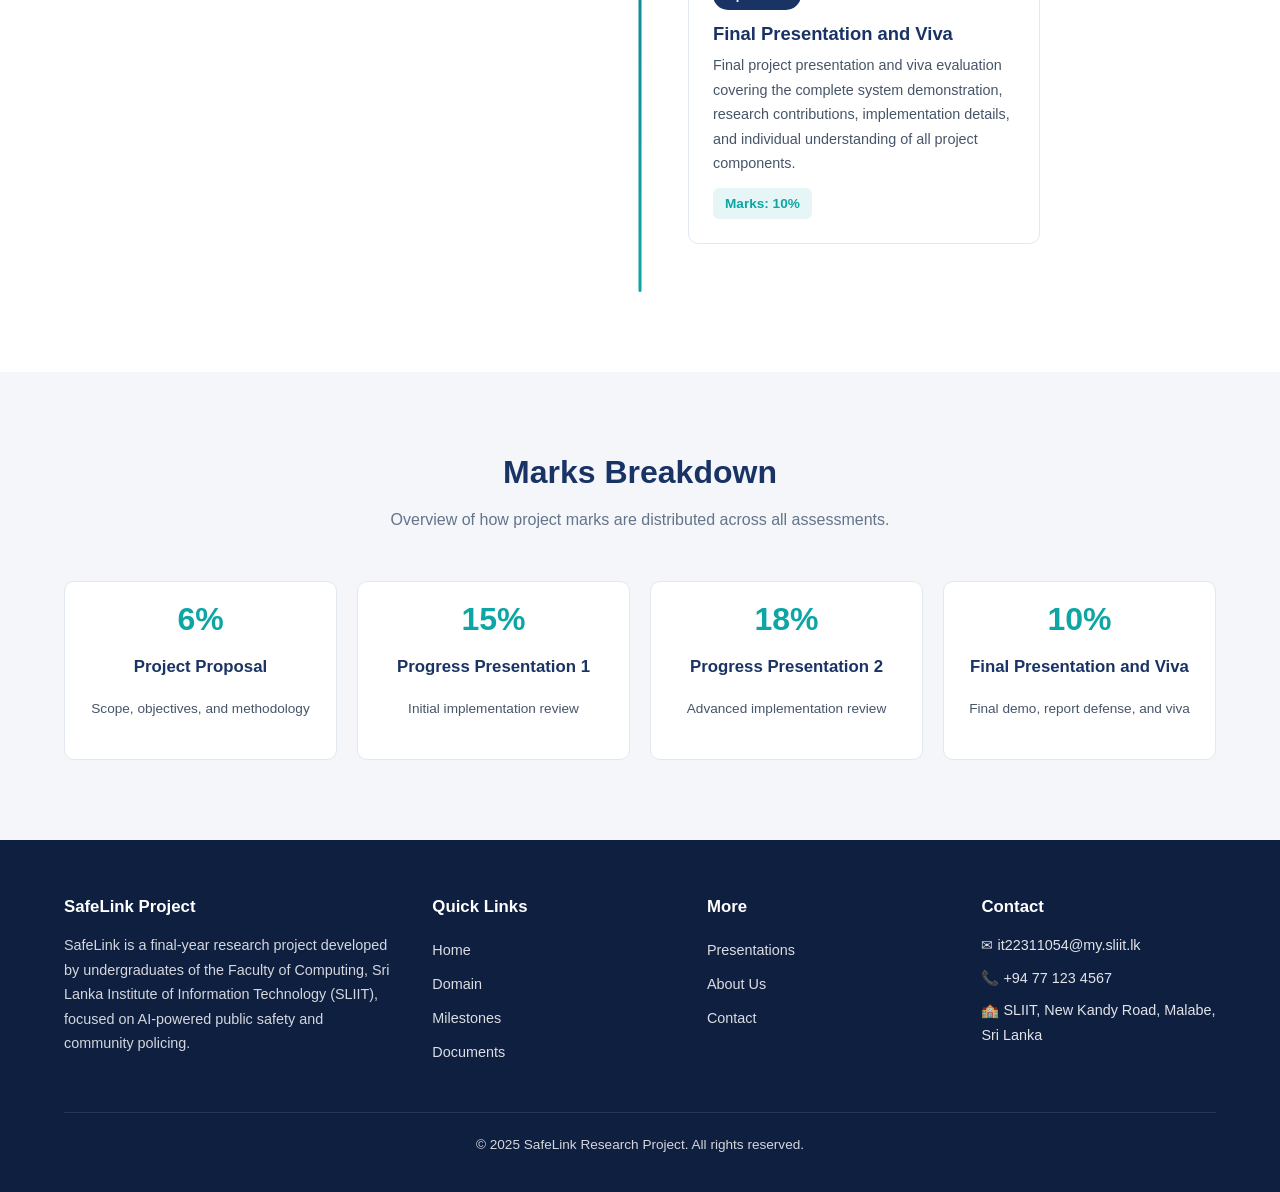
<file: milestones.html>
<!DOCTYPE html>
<!--
  milestones.html
  ===============
  Milestones page for the SafeLink project.
  Displays the project timeline, assessment schedule, dates, and marks.
-->
<html lang="en">
<head>
    <meta charset="UTF-8">
    <meta name="viewport" content="width=device-width, initial-scale=1.0">
    <meta name="description" content="Project milestones and assessment timeline for the SafeLink project">
    <title>Milestones | SafeLink Project</title>
    <link rel="stylesheet" href="css/style.css">
</head>
<body>

    <!-- ===================== NAVIGATION BAR ===================== -->
    <nav class="navbar" aria-label="Main navigation">
        <div class="container">
            <a href="index.html" class="nav-logo">
                <img src="images/logo.png" alt="SafeLink Logo">
            </a>
            <div class="nav-links" id="navLinks">
                <a href="index.html">Home</a>
                <a href="domain.html">Domain</a>
                <a href="milestones.html" class="active">Milestones</a>
                <a href="documents.html">Documents</a>
                <a href="presentations.html">Presentations</a>
                <a href="about.html">About Us</a>
                <a href="contact.html">Contact</a>
            </div>
            <button class="nav-toggle" id="navToggle" aria-label="Toggle navigation menu">
                <span></span>
                <span></span>
                <span></span>
            </button>
        </div>
    </nav>

    <!-- ===================== PAGE BANNER ===================== -->
    <section class="page-banner">
        <div class="container">
            <h1>Project Milestones</h1>
            <p>Track our project assessments, key dates, and progress throughout the academic year.</p>
            <div class="breadcrumb">
                <a href="index.html">Home</a>
                <span class="separator">/</span>
                <span>Milestones</span>
            </div>
        </div>
    </section>

    <!-- ===================== TIMELINE ===================== -->
    <section class="section">
        <div class="container">
            <div class="section-header">
                <h2>Assessment Timeline</h2>
                <p>Key milestones and deliverables for our research project across both semesters.</p>
            </div>

            <div class="timeline">

                <!-- Milestone 1: Project Proposal -->
                <div class="timeline-item">
                    <div class="timeline-dot"></div>
                    <div class="timeline-content">
                        <span class="timeline-date">September 2025</span>
                        <h3>Project Proposal</h3>
                        <p>
                            Initial proposal presentation covering project scope, objectives,
                            literature review, and proposed methodology. This milestone establishes
                            the foundation and direction of the research project.
                        </p>
                        <span class="timeline-marks">Marks: 6%</span>
                    </div>
                </div>

                <!-- Milestone 2: Progress Presentation 1 -->
                <div class="timeline-item">
                    <div class="timeline-dot"></div>
                    <div class="timeline-content">
                        <span class="timeline-date">January 2026</span>
                        <h3>Progress Presentation 1</h3>
                        <p>
                            First progress review demonstrating initial implementation,
                            data collection progress, and preliminary model training results.
                            Includes a 50% completion status report.
                        </p>
                        <span class="timeline-marks">Marks: 15%</span>
                    </div>
                </div>

                <!-- Milestone 3: Progress Presentation 2 -->
                <div class="timeline-item">
                    <div class="timeline-dot"></div>
                    <div class="timeline-content">
                        <span class="timeline-date">March 2026</span>
                        <h3>Progress Presentation 2</h3>
                        <p>
                            Second progress review showcasing advanced implementation,
                            integrated system modules, testing results, and 80% project
                            completion with evaluation metrics.
                        </p>
                        <span class="timeline-marks">Marks: 18%</span>
                    </div>
                </div>

                <!-- Milestone 4: Final Presentation and Viva -->
                <div class="timeline-item">
                    <div class="timeline-dot"></div>
                    <div class="timeline-content">
                        <span class="timeline-date">April 2026</span>
                        <h3>Final Presentation and Viva</h3>
                        <p>
                            Final project presentation and viva evaluation covering the complete
                            system demonstration, research contributions, implementation details,
                            and individual understanding of all project components.
                        </p>
                        <span class="timeline-marks">Marks: 10%</span>
                    </div>
                </div>

            </div>
        </div>
    </section>

    <!-- ===================== MARKS SUMMARY ===================== -->
    <section class="section section-alt">
        <div class="container">
            <div class="section-header">
                <h2>Marks Breakdown</h2>
                <p>Overview of how project marks are distributed across all assessments.</p>
            </div>
            <div class="grid-4 marks-grid">
                <div class="card mark-card">
                    <h3 class="mark-value">6%</h3>
                    <h4>Project Proposal</h4>
                    <p>Scope, objectives, and methodology</p>
                </div>
                <div class="card mark-card">
                    <h3 class="mark-value">15%</h3>
                    <h4>Progress Presentation 1</h4>
                    <p>Initial implementation review</p>
                </div>
                <div class="card mark-card">
                    <h3 class="mark-value">18%</h3>
                    <h4>Progress Presentation 2</h4>
                    <p>Advanced implementation review</p>
                </div>
                <div class="card mark-card">
                    <h3 class="mark-value">10%</h3>
                    <h4>Final Presentation and Viva</h4>
                    <p>Final demo, report defense, and viva</p>
                </div>
            </div>
        </div>
    </section>

    <!-- ===================== FOOTER ===================== -->
    <footer class="footer">
        <div class="container">
            <div class="footer-grid">
                <div class="footer-about">
                    <h4>SafeLink Project</h4>
                    <p>
                        SafeLink is a final-year research project developed by undergraduates of the
                        Faculty of Computing, Sri Lanka Institute of Information Technology (SLIIT),
                        focused on AI-powered public safety and community policing.
                    </p>
                </div>
                <div class="footer-links">
                    <h4>Quick Links</h4>
                    <a href="index.html">Home</a>
                    <a href="domain.html">Domain</a>
                    <a href="milestones.html">Milestones</a>
                    <a href="documents.html">Documents</a>
                </div>
                <div class="footer-links">
                    <h4>More</h4>
                    <a href="presentations.html">Presentations</a>
                    <a href="about.html">About Us</a>
                    <a href="contact.html">Contact</a>
                </div>
                <div class="footer-contact">
                    <h4>Contact</h4>
                    <p>&#9993; it22311054@my.sliit.lk</p>
                    <p>&#128222; +94 77 123 4567</p>
                    <p>&#127979; SLIIT, New Kandy Road, Malabe, Sri Lanka</p>
                </div>
            </div>
            <div class="footer-bottom">
                <p>&copy; 2025 SafeLink Research Project. All rights reserved.</p>
            </div>
        </div>
    </footer>

    <!-- Mobile nav toggle -->
    <script>
        document.getElementById('navToggle').addEventListener('click', function () {
            document.getElementById('navLinks').classList.toggle('open');
        });
    </script>

</body>
</html>
</file>
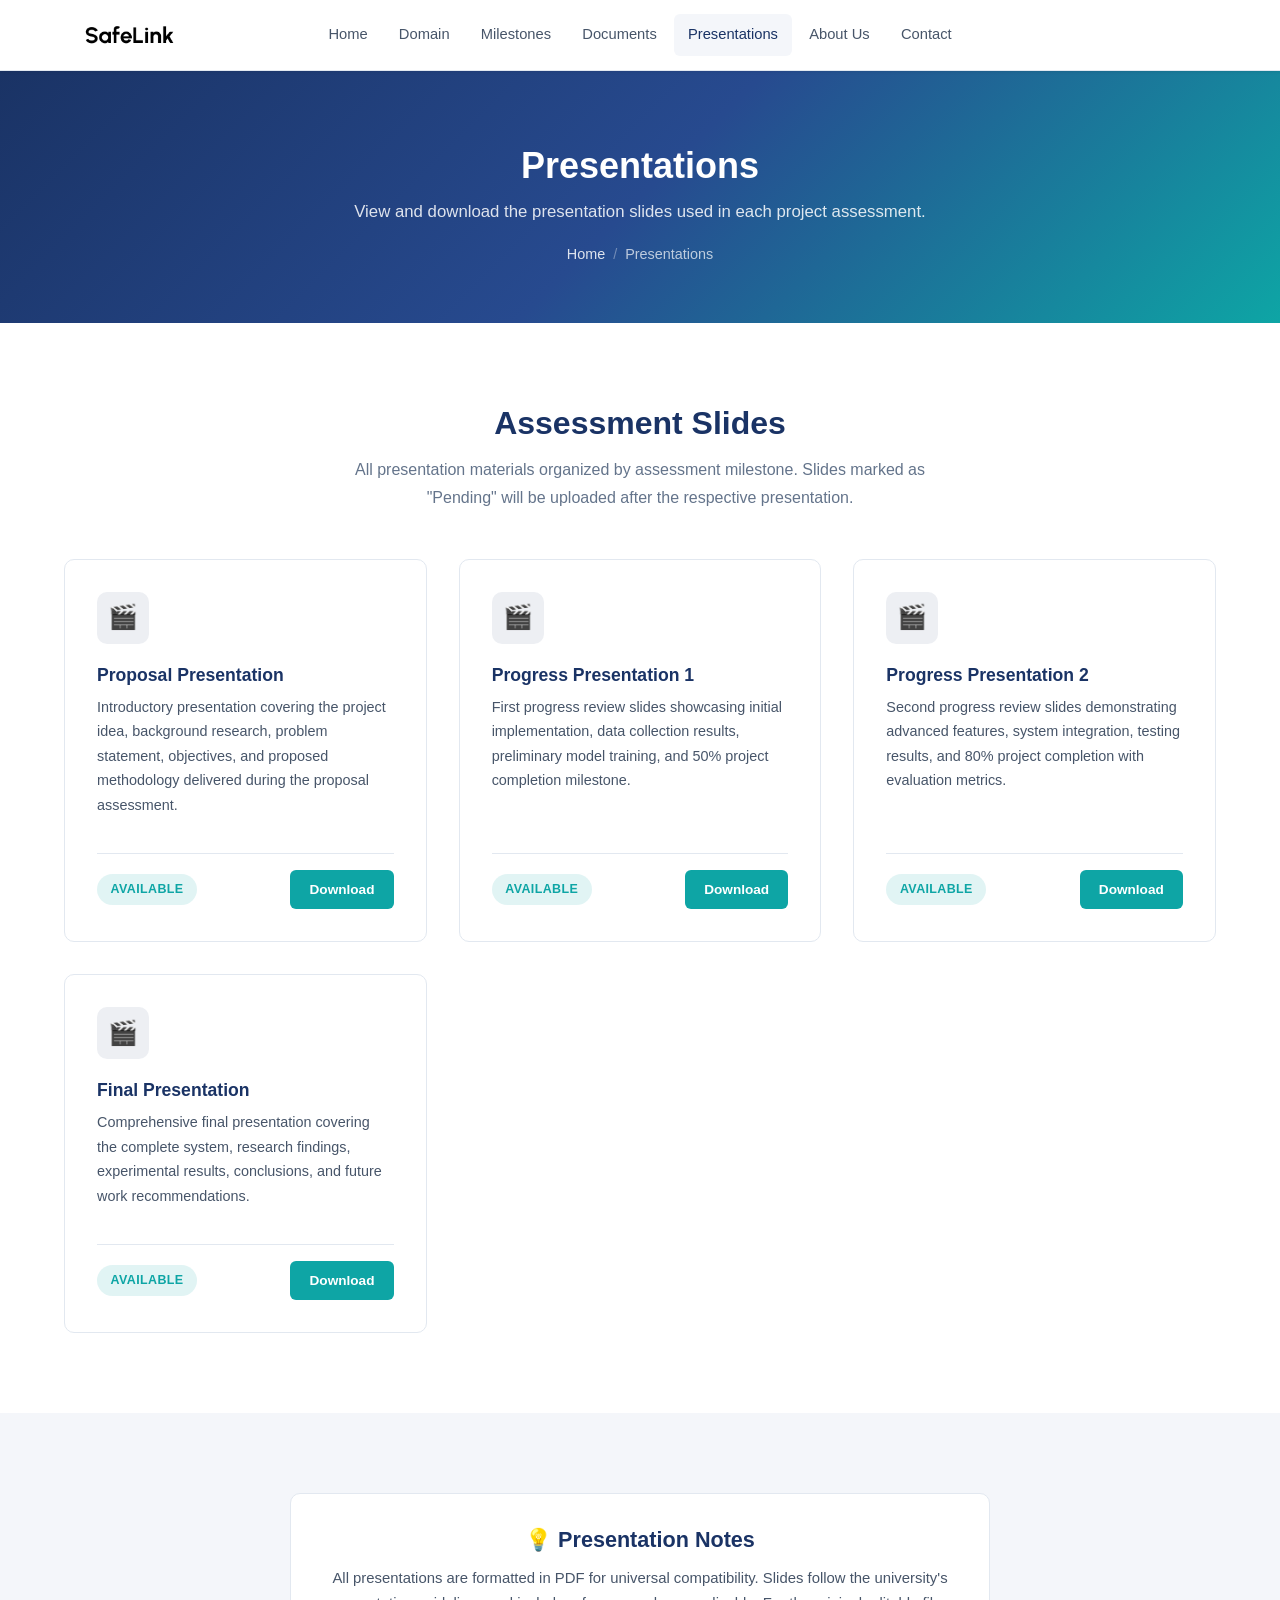
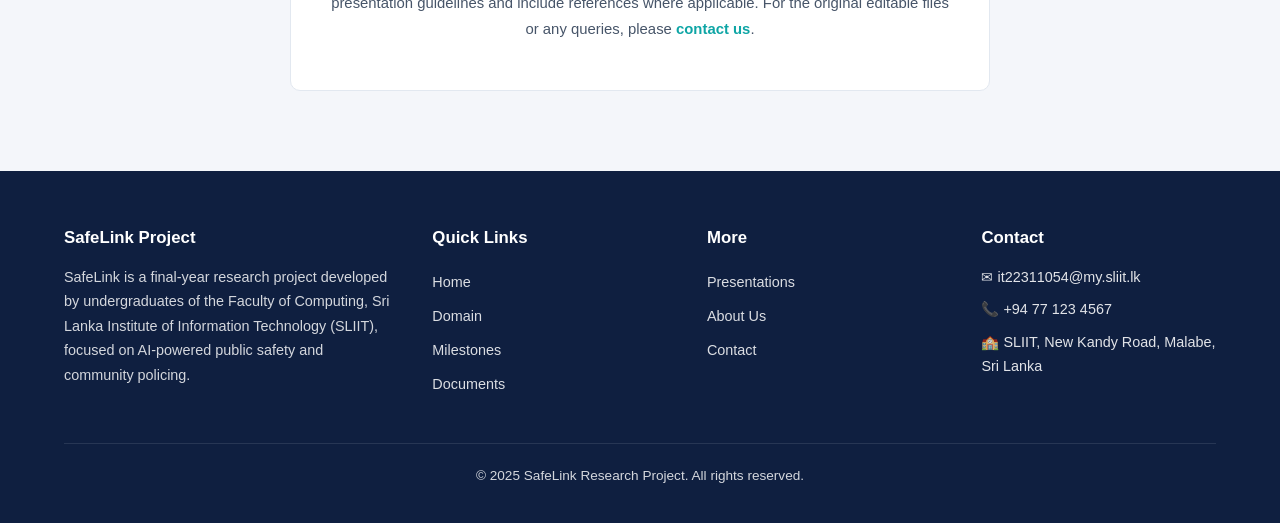
<file: presentations.html>
<!DOCTYPE html>
<!--
  presentations.html
  ==================
  Presentations page for the SafeLink project.
  Displays all assessment presentation slides with download options.
-->
<html lang="en">
<head>
    <meta charset="UTF-8">
    <meta name="viewport" content="width=device-width, initial-scale=1.0">
    <meta name="description" content="Presentation slides for the SafeLink project assessments">
    <title>Presentations | SafeLink Project</title>
    <link rel="stylesheet" href="css/style.css">
</head>
<body>

    <!-- ===================== NAVIGATION BAR ===================== -->
    <nav class="navbar" aria-label="Main navigation">
        <div class="container">
            <a href="index.html" class="nav-logo">
                <img src="images/logo.png" alt="SafeLink Logo">
            </a>
            <div class="nav-links" id="navLinks">
                <a href="index.html">Home</a>
                <a href="domain.html">Domain</a>
                <a href="milestones.html">Milestones</a>
                <a href="documents.html">Documents</a>
                <a href="presentations.html" class="active">Presentations</a>
                <a href="about.html">About Us</a>
                <a href="contact.html">Contact</a>
            </div>
            <button class="nav-toggle" id="navToggle" aria-label="Toggle navigation menu">
                <span></span>
                <span></span>
                <span></span>
            </button>
        </div>
    </nav>

    <!-- ===================== PAGE BANNER ===================== -->
    <section class="page-banner">
        <div class="container">
            <h1>Presentations</h1>
            <p>View and download the presentation slides used in each project assessment.</p>
            <div class="breadcrumb">
                <a href="index.html">Home</a>
                <span class="separator">/</span>
                <span>Presentations</span>
            </div>
        </div>
    </section>

    <!-- ===================== PRESENTATIONS GRID ===================== -->
    <section class="section">
        <div class="container">
            <div class="section-header">
                <h2>Assessment Slides</h2>
                <p>All presentation materials organized by assessment milestone. Slides marked as "Pending" will be uploaded after the respective presentation.</p>
            </div>

            <div class="doc-grid">

                <!-- Presentation 1: Proposal -->
                <div class="doc-card">
                    <div class="doc-icon">&#127916;</div>
                    <h3>Proposal Presentation</h3>
                    <p>
                        Introductory presentation covering the project idea, background research,
                        problem statement, objectives, and proposed methodology delivered during
                        the proposal assessment.
                    </p>
                    <div class="doc-card-footer">
                        <span class="badge badge-available">Available</span>
                        <a href="slides/proposal-presentation.pdf" class="btn btn-primary btn-small" download>
                            Download
                        </a>
                    </div>
                </div>

                <!-- Presentation 2: Progress 1 -->
                <div class="doc-card">
                    <div class="doc-icon">&#127916;</div>
                    <h3>Progress Presentation 1</h3>
                    <p>
                        First progress review slides showcasing initial implementation,
                        data collection results, preliminary model training, and 50%
                        project completion milestone.
                    </p>
                    <div class="doc-card-footer">
                        <span class="badge badge-available">Available</span>
                        <a href="slides/progress-presentation-1.pdf" class="btn btn-primary btn-small" download>
                            Download
                        </a>
                    </div>
                </div>

                <!-- Presentation 3: Progress 2 -->
                <div class="doc-card">
                    <div class="doc-icon">&#127916;</div>
                    <h3>Progress Presentation 2</h3>
                    <p>
                        Second progress review slides demonstrating advanced features,
                        system integration, testing results, and 80% project completion
                        with evaluation metrics.
                    </p>
                    <div class="doc-card-footer">
                        <span class="badge badge-available">Available</span>
                        <a href="slides/progress-presentation-2.pdf" class="btn btn-primary btn-small" download>
                            Download
                        </a>
                    </div>
                </div>

                <!-- Presentation 4: Final -->
                <div class="doc-card">
                    <div class="doc-icon">&#127916;</div>
                    <h3>Final Presentation</h3>
                    <p>
                        Comprehensive final presentation covering the complete system,
                        research findings, experimental results, conclusions, and future
                        work recommendations.
                    </p>
                    <div class="doc-card-footer">
                        <span class="badge badge-available">Available</span>
                        <a href="slides/final-presentation.pdf" class="btn btn-primary btn-small" target="_blank" rel="noopener">
                            Download
                        </a>
                    </div>
                </div>

            </div>
        </div>
    </section>

    <!-- ===================== PRESENTATION TIPS ===================== -->
    <section class="section section-alt">
        <div class="container">
            <div class="card" style="text-align: center; max-width: 700px; margin: 0 auto;">
                <h3>&#128161; Presentation Notes</h3>
                <p>
                    All presentations are formatted in PDF for universal compatibility.
                    Slides follow the university's presentation guidelines and include
                    references where applicable. For the original editable files or any
                    queries, please <a href="contact.html" style="color: var(--secondary); font-weight: 600;">contact us</a>.
                </p>
            </div>
        </div>
    </section>

    <!-- ===================== FOOTER ===================== -->
    <footer class="footer">
        <div class="container">
            <div class="footer-grid">
                <div class="footer-about">
                    <h4>SafeLink Project</h4>
                    <p>
                        SafeLink is a final-year research project developed by undergraduates of the
                        Faculty of Computing, Sri Lanka Institute of Information Technology (SLIIT),
                        focused on AI-powered public safety and community policing.
                    </p>
                </div>
                <div class="footer-links">
                    <h4>Quick Links</h4>
                    <a href="index.html">Home</a>
                    <a href="domain.html">Domain</a>
                    <a href="milestones.html">Milestones</a>
                    <a href="documents.html">Documents</a>
                </div>
                <div class="footer-links">
                    <h4>More</h4>
                    <a href="presentations.html">Presentations</a>
                    <a href="about.html">About Us</a>
                    <a href="contact.html">Contact</a>
                </div>
                <div class="footer-contact">
                    <h4>Contact</h4>
                    <p>&#9993; it22311054@my.sliit.lk</p>
                    <p>&#128222; +94 77 123 4567</p>
                    <p>&#127979; SLIIT, New Kandy Road, Malabe, Sri Lanka</p>
                </div>
            </div>
            <div class="footer-bottom">
                <p>&copy; 2025 SafeLink Research Project. All rights reserved.</p>
            </div>
        </div>
    </footer>

    <!-- Mobile nav toggle -->
    <script>
        document.getElementById('navToggle').addEventListener('click', function () {
            document.getElementById('navLinks').classList.toggle('open');
        });
    </script>

</body>
</html>
</file>
<file: css/style.css>
/*
 * style.css
 * =========
 * Shared stylesheet for the SafeLink public safety research project
 * project website. This single file styles all pages for a consistent,
 * modern, and responsive academic look.
 *
 * Table of Contents:
 *   1. CSS Variables & Reset
 *   2. Base / Typography
 *   3. Layout Utilities
 *   4. Navigation Bar
 *   5. Page Banner
 *   6. Hero Section (Home)
 *   7. Section Styles
 *   8. Cards
 *   9. Timeline (Milestones)
 *  10. Team Cards (About)
 *  11. Documents & Presentations Grid
 *  12. Contact Page
 *  13. Footer
 *  14. Buttons & Badges
 *  15. Responsive Breakpoints
 */

/* =============================================
   1. CSS Variables & Reset
   ============================================= */

:root {
    --primary: #1a3365;
    --primary-light: #274a8f;
    --primary-dark: #0f1f40;
    --secondary: #0ea5a5;
    --secondary-light: #14c8c8;
    --accent: #f59e0b;
    --bg-white: #ffffff;
    --bg-light: #f4f6fa;
    --bg-gray: #e9ecf2;
    --text-dark: #1e293b;
    --text-medium: #475569;
    --text-light: #64748b;
    --border-color: #e2e8f0;
    --shadow-sm: 0 1px 3px rgba(0, 0, 0, 0.08);
    --shadow-md: 0 4px 12px rgba(0, 0, 0, 0.1);
    --shadow-lg: 0 10px 30px rgba(0, 0, 0, 0.12);
    --radius-sm: 6px;
    --radius-md: 10px;
    --radius-lg: 16px;
    --transition: 0.3s ease;
    --max-width: 1200px;
    --font-main: 'Segoe UI', 'Helvetica Neue', Arial, sans-serif;
}

*,
*::before,
*::after {
    margin: 0;
    padding: 0;
    box-sizing: border-box;
}

html {
    scroll-behavior: smooth;
    font-size: 16px;
}

body {
    font-family: var(--font-main);
    color: var(--text-dark);
    background-color: var(--bg-white);
    line-height: 1.7;
    -webkit-font-smoothing: antialiased;
}

img {
    max-width: 100%;
    display: block;
}

a {
    text-decoration: none;
    color: inherit;
}

ul {
    list-style: none;
}

/* =============================================
   2. Base / Typography
   ============================================= */

h1, h2, h3, h4 {
    line-height: 1.3;
    color: var(--primary);
    font-weight: 700;
}

h1 { font-size: 2.5rem; }
h2 { font-size: 2rem; }
h3 { font-size: 1.35rem; }
h4 { font-size: 1.1rem; }

p {
    color: var(--text-medium);
    margin-bottom: 1rem;
}

/* =============================================
   3. Layout Utilities
   ============================================= */

.container {
    width: 100%;
    max-width: var(--max-width);
    margin: 0 auto;
    padding: 0 1.5rem;
}

.section {
    padding: 5rem 0;
}

.section-alt {
    background-color: var(--bg-light);
}

.section-header {
    text-align: center;
    margin-bottom: 3rem;
}

.section-header h2 {
    margin-bottom: 0.75rem;
}

.section-header p {
    max-width: 640px;
    margin: 0 auto;
    color: var(--text-light);
}

.grid-2 {
    display: grid;
    grid-template-columns: repeat(2, 1fr);
    gap: 2rem;
}

.grid-3 {
    display: grid;
    grid-template-columns: repeat(3, 1fr);
    gap: 2rem;
}

.grid-4 {
    display: grid;
    grid-template-columns: repeat(4, 1fr);
    gap: 2rem;
}

/* =============================================
   4. Navigation Bar
   ============================================= */

.navbar {
    position: sticky;
    top: 0;
    z-index: 1000;
    background-color: var(--bg-white);
    border-bottom: 1px solid var(--border-color);
    box-shadow: var(--shadow-sm);
}

.navbar .container {
    display: flex;
    align-items: center;
    justify-content: center;
    height: 70px;
    position: relative;
}

.nav-logo {
    display: flex;
    align-items: center;
    gap: 0.5rem;
    font-weight: 700;
    font-size: 1.2rem;
    color: var(--primary);
    position: absolute;
    left: 1.5rem;
}

.nav-logo img {
    height: 55px;
    width: auto;
    object-fit: contain;
}

.nav-links {
    display: flex;
    align-items: center;
    gap: 0.25rem;
}

.nav-links a {
    padding: 0.5rem 0.85rem;
    font-size: 0.92rem;
    font-weight: 500;
    color: var(--text-medium);
    border-radius: var(--radius-sm);
    transition: color var(--transition), background-color var(--transition);
}

.nav-links a:hover,
.nav-links a.active {
    color: var(--primary);
    background-color: var(--bg-light);
}

/* Hamburger (mobile) */
.nav-toggle {
    display: none;
    flex-direction: column;
    gap: 5px;
    cursor: pointer;
    background: none;
    border: none;
    padding: 0.25rem;
    position: absolute;
    right: 1.5rem;
}

.nav-toggle span {
    display: block;
    width: 26px;
    height: 3px;
    background-color: var(--primary);
    border-radius: 2px;
    transition: var(--transition);
}

/* =============================================
   5. Page Banner (used on inner pages)
   ============================================= */

.page-banner {
    background: linear-gradient(135deg, var(--primary) 0%, var(--primary-light) 50%, var(--secondary) 100%);
    color: #fff;
    padding: 4.5rem 0 3.5rem;
    text-align: center;
}

.page-banner h1 {
    color: #fff;
    margin-bottom: 0.5rem;
    font-size: 2.25rem;
}

.page-banner p {
    color: rgba(255, 255, 255, 0.85);
    max-width: 600px;
    margin: 0 auto;
    font-size: 1.05rem;
}

/* Breadcrumb */
.breadcrumb {
    display: flex;
    justify-content: center;
    gap: 0.5rem;
    margin-top: 1rem;
    font-size: 0.9rem;
    color: rgba(255, 255, 255, 0.7);
}

.breadcrumb a {
    color: rgba(255, 255, 255, 0.85);
    transition: color var(--transition);
}

.breadcrumb a:hover {
    color: #fff;
}

.breadcrumb .separator {
    opacity: 0.5;
}

/* =============================================
   6. Hero Section (Home Page)
   ============================================= */

.hero {
    background: linear-gradient(135deg, var(--primary-dark) 0%, var(--primary) 40%, var(--primary-light) 70%, var(--secondary) 100%);
    color: #fff;
    padding: 6rem 0 5rem;
    position: relative;
    overflow: hidden;
}

.hero::before {
    content: '';
    position: absolute;
    top: -50%;
    right: -20%;
    width: 600px;
    height: 600px;
    background: radial-gradient(circle, rgba(14, 165, 165, 0.15) 0%, transparent 70%);
    border-radius: 50%;
}

.hero::after {
    content: '';
    position: absolute;
    bottom: -30%;
    left: -10%;
    width: 400px;
    height: 400px;
    background: radial-gradient(circle, rgba(245, 158, 11, 0.1) 0%, transparent 70%);
    border-radius: 50%;
}

.hero .container {
    position: relative;
    z-index: 1;
    text-align: center;
}

.hero-badge {
    display: inline-block;
    background: rgba(255, 255, 255, 0.15);
    backdrop-filter: blur(4px);
    padding: 0.4rem 1.2rem;
    border-radius: 50px;
    font-size: 0.85rem;
    font-weight: 500;
    margin-bottom: 1.5rem;
    border: 1px solid rgba(255, 255, 255, 0.2);
}

.hero h1 {
    color: #fff;
    font-size: 2.5rem;
    max-width: 800px;
    margin: 0 auto 1rem;
}

.hero .subtitle {
    font-size: 1.2rem;
    color: rgba(255, 255, 255, 0.9);
    margin-bottom: 0.75rem;
    font-weight: 500;
}

.hero .description {
    font-size: 1.05rem;
    color: rgba(255, 255, 255, 0.75);
    max-width: 620px;
    margin: 0 auto 2.5rem;
    line-height: 1.8;
}

.hero-buttons {
    display: flex;
    gap: 1rem;
    justify-content: center;
    flex-wrap: wrap;
}

/* =============================================
   7. Section Styles
   ============================================= */

/* Project overview on home page */
.overview-content {
    display: grid;
    grid-template-columns: 1fr 1fr;
    gap: 3rem;
    align-items: center;
}

.overview-text h2 {
    margin-bottom: 1rem;
}

.overview-text p {
    margin-bottom: 1.25rem;
}

.overview-image {
    background: var(--bg-light);
    border-radius: var(--radius-lg);
    display: flex;
    align-items: center;
    justify-content: center;
    overflow: hidden;
    border: 1px solid var(--border-color);
    padding: 1rem;
}

.overview-image img {
    width: 100%;
    height: auto;
    display: block;
    border-radius: var(--radius-md);
}

/* Feature cards */
.features-grid {
    display: grid;
    grid-template-columns: repeat(3, 1fr);
    gap: 2rem;
}

.feature-card {
    background: var(--bg-white);
    border: 1px solid var(--border-color);
    border-radius: var(--radius-md);
    padding: 2rem;
    text-align: center;
    transition: transform var(--transition), box-shadow var(--transition);
}

.feature-card:hover {
    transform: translateY(-4px);
    box-shadow: var(--shadow-md);
}

.feature-icon {
    width: 60px;
    height: 60px;
    background: linear-gradient(135deg, var(--primary), var(--secondary));
    border-radius: var(--radius-md);
    display: flex;
    align-items: center;
    justify-content: center;
    margin: 0 auto 1.25rem;
    font-size: 1.5rem;
    color: #fff;
}

.feature-card h3 {
    margin-bottom: 0.75rem;
    font-size: 1.15rem;
}

.feature-card p {
    font-size: 0.93rem;
}

/* Why it matters */
.matters-grid {
    display: grid;
    grid-template-columns: repeat(2, 1fr);
    gap: 2rem;
}

.matter-item {
    display: flex;
    gap: 1rem;
    align-items: flex-start;
}

.matter-number {
    flex-shrink: 0;
    width: 44px;
    height: 44px;
    background: var(--primary);
    color: #fff;
    border-radius: 50%;
    display: flex;
    align-items: center;
    justify-content: center;
    font-weight: 700;
    font-size: 1rem;
}

.matter-item h4 {
    margin-bottom: 0.3rem;
}

.matter-item p {
    font-size: 0.93rem;
    margin-bottom: 0;
}

/* Quick links on home page */
.quick-links-grid {
    display: grid;
    grid-template-columns: repeat(3, 1fr);
    gap: 1.5rem;
}

.quick-link-card {
    background: var(--bg-white);
    border: 1px solid var(--border-color);
    border-radius: var(--radius-md);
    padding: 2rem 1.5rem;
    text-align: center;
    transition: transform var(--transition), box-shadow var(--transition), border-color var(--transition);
    cursor: pointer;
    display: block;
}

.quick-link-card:hover {
    transform: translateY(-4px);
    box-shadow: var(--shadow-md);
    border-color: var(--secondary);
}

.quick-link-icon {
    width: 52px;
    height: 52px;
    background: var(--bg-light);
    border-radius: var(--radius-md);
    display: flex;
    align-items: center;
    justify-content: center;
    margin: 0 auto 1rem;
    font-size: 1.4rem;
    color: var(--primary);
    transition: background var(--transition);
}

.quick-link-card:hover .quick-link-icon {
    background: linear-gradient(135deg, var(--primary), var(--secondary));
    color: #fff;
}

.quick-link-card h3 {
    font-size: 1.05rem;
    margin-bottom: 0.4rem;
}

.quick-link-card p {
    font-size: 0.88rem;
    margin-bottom: 0;
}

/* =============================================
   8. Cards (generic)
   ============================================= */

.card {
    background: var(--bg-white);
    border: 1px solid var(--border-color);
    border-radius: var(--radius-md);
    padding: 2rem;
    transition: transform var(--transition), box-shadow var(--transition);
}

.card:hover {
    transform: translateY(-3px);
    box-shadow: var(--shadow-md);
}

.card h3 {
    margin-bottom: 0.75rem;
}

.card p {
    font-size: 0.93rem;
}

/* Milestones marks breakdown cards */
.marks-grid {
    gap: 1.25rem;
}

.mark-card {
    text-align: center;
    padding: 1.35rem;
    border-radius: var(--radius-md);
    border: 1px solid var(--border-color);
    background: var(--bg-white);
}

.mark-card .mark-value {
    font-size: 2rem;
    line-height: 1;
    color: var(--secondary);
    margin-bottom: 0.55rem;
    font-weight: 800;
}

.mark-card h4 {
    font-size: 1.05rem;
    color: var(--primary);
    line-height: 1.35;
    margin: 0 0 0.5rem;
    min-height: 2.9rem;
    display: flex;
    align-items: center;
    justify-content: center;
}

.mark-card p {
    margin: 0;
    font-size: 0.85rem;
    line-height: 1.45;
    color: var(--text-medium);
    min-height: 2.4rem;
}

/* Domain page specific cards */
.domain-card {
    background: var(--bg-white);
    border: 1px solid var(--border-color);
    border-radius: var(--radius-md);
    padding: 2.25rem;
    margin-bottom: 2rem;
}

.domain-card h3 {
    margin-bottom: 1rem;
    display: flex;
    align-items: center;
    gap: 0.6rem;
}

.domain-card h3 .card-number {
    background: var(--primary);
    color: #fff;
    width: 32px;
    height: 32px;
    border-radius: 50%;
    display: inline-flex;
    align-items: center;
    justify-content: center;
    font-size: 0.85rem;
    flex-shrink: 0;
}

.domain-card ul {
    list-style: disc;
    padding-left: 1.5rem;
}

.domain-card ul li {
    color: var(--text-medium);
    margin-bottom: 0.5rem;
    font-size: 0.95rem;
}

/* Methodology steps */
.methodology-steps {
    display: grid;
    grid-template-columns: repeat(4, 1fr);
    gap: 1.5rem;
    margin-top: 1.5rem;
}

.step-box {
    background: var(--bg-light);
    border-radius: var(--radius-md);
    padding: 1.5rem;
    text-align: center;
    position: relative;
    border: 1px solid var(--border-color);
    transition: transform var(--transition), box-shadow var(--transition);
}

.step-box:hover {
    transform: translateY(-3px);
    box-shadow: var(--shadow-md);
}

.step-number {
    width: 40px;
    height: 40px;
    background: linear-gradient(135deg, var(--primary), var(--secondary));
    color: #fff;
    border-radius: 50%;
    display: flex;
    align-items: center;
    justify-content: center;
    margin: 0 auto 0.75rem;
    font-weight: 700;
    font-size: 0.95rem;
}

.step-box h4 {
    margin-bottom: 0.5rem;
    font-size: 1rem;
}

.step-box p {
    font-size: 0.85rem;
    margin-bottom: 0;
}

/* Technology tags */
.tech-tags {
    display: flex;
    flex-wrap: wrap;
    gap: 0.75rem;
    margin-top: 1.25rem;
}

.tech-tag {
    background: var(--bg-light);
    border: 1px solid var(--border-color);
    border-radius: 50px;
    padding: 0.5rem 1.25rem;
    font-size: 0.9rem;
    font-weight: 500;
    color: var(--primary);
    transition: background var(--transition), color var(--transition);
}

.tech-tag:hover {
    background: var(--primary);
    color: #fff;
}

/* =============================================
   9. Timeline (Milestones)
   ============================================= */

.timeline {
    position: relative;
    max-width: 800px;
    margin: 0 auto;
    padding: 1rem 0;
}

.timeline::before {
    content: '';
    position: absolute;
    left: 50%;
    top: 0;
    bottom: 0;
    width: 3px;
    background: linear-gradient(to bottom, var(--primary), var(--secondary));
    transform: translateX(-50%);
    border-radius: 2px;
}

.timeline-item {
    position: relative;
    width: 50%;
    padding: 1rem 2.5rem 2rem;
}

.timeline-item:nth-child(odd) {
    left: 0;
    text-align: right;
    padding-right: 3rem;
    padding-left: 0;
}

.timeline-item:nth-child(even) {
    left: 50%;
    text-align: left;
    padding-left: 3rem;
    padding-right: 0;
}

.timeline-dot {
    position: absolute;
    top: 1.25rem;
    width: 18px;
    height: 18px;
    background: var(--secondary);
    border: 3px solid var(--bg-white);
    border-radius: 50%;
    box-shadow: 0 0 0 3px var(--secondary);
    z-index: 1;
}

.timeline-item:nth-child(odd) .timeline-dot {
    right: -9px;
}

.timeline-item:nth-child(even) .timeline-dot {
    left: -9px;
}

.timeline-content {
    background: var(--bg-white);
    border: 1px solid var(--border-color);
    border-radius: var(--radius-md);
    padding: 1.5rem;
    transition: transform var(--transition), box-shadow var(--transition);
}

.timeline-content:hover {
    transform: translateY(-3px);
    box-shadow: var(--shadow-md);
}

.timeline-date {
    display: inline-block;
    background: var(--primary);
    color: #fff;
    padding: 0.25rem 0.85rem;
    border-radius: 50px;
    font-size: 0.8rem;
    font-weight: 600;
    margin-bottom: 0.75rem;
}

.timeline-content h3 {
    margin-bottom: 0.5rem;
    font-size: 1.15rem;
}

.timeline-content p {
    font-size: 0.9rem;
    margin-bottom: 0.75rem;
}

.timeline-marks {
    display: inline-block;
    background: rgba(14, 165, 165, 0.1);
    color: var(--secondary);
    padding: 0.25rem 0.75rem;
    border-radius: var(--radius-sm);
    font-size: 0.85rem;
    font-weight: 600;
}

/* =============================================
   10. Team Cards (About)
   ============================================= */

.team-grid {
    display: grid;
    grid-template-columns: repeat(4, 1fr);
    gap: 2rem;
}

.team-card {
    background: var(--bg-white);
    border: 1px solid var(--border-color);
    border-radius: var(--radius-md);
    overflow: hidden;
    text-align: center;
    transition: transform var(--transition), box-shadow var(--transition);
}

.team-card:hover {
    transform: translateY(-5px);
    box-shadow: var(--shadow-lg);
}

.team-photo {
    width: 100%;
    height: 220px;
    background: linear-gradient(135deg, var(--bg-gray), var(--bg-light));
    display: flex;
    align-items: center;
    justify-content: center;
    color: var(--text-light);
    font-size: 3rem;
    overflow: hidden;
}

.team-photo img {
    width: 100%;
    height: 100%;
    object-fit: cover;
    object-position: center 10%;
}

.team-info {
    padding: 1.5rem;
}

.team-info h3 {
    font-size: 1.1rem;
    margin-bottom: 0.25rem;
}

.team-role {
    color: var(--secondary);
    font-weight: 600;
    font-size: 0.88rem;
    margin-bottom: 0.5rem;
}

.team-email {
    font-size: 0.85rem;
    color: var(--text-light);
    margin-bottom: 0.75rem;
    word-break: break-all;
}

.team-bio {
    font-size: 0.88rem;
    color: var(--text-medium);
    margin-bottom: 0;
}

.team-social {
    margin-top: 1rem;
}

.social-link {
    display: inline-flex;
    align-items: center;
    gap: 0.35rem;
    font-size: 0.85rem;
    font-weight: 600;
    text-decoration: none;
}

.linkedin-link {
    color: #0a66c2;
}

.linkedin-link:hover {
    color: #004182;
}

.linkedin-link svg {
    width: 16px;
    height: 16px;
    fill: currentColor;
}

/* Supervisor section */
.supervisor-grid {
    display: grid;
    grid-template-columns: repeat(2, 1fr);
    gap: 2rem;
    max-width: 700px;
    margin: 0 auto;
}

.supervisor-card {
    background: var(--bg-white);
    border: 2px solid var(--primary);
    border-radius: var(--radius-md);
    padding: 2rem;
    text-align: center;
    transition: transform var(--transition), box-shadow var(--transition);
}

.supervisor-card:hover {
    transform: translateY(-3px);
    box-shadow: var(--shadow-md);
}

.supervisor-avatar {
    width: 80px;
    height: 80px;
    background: linear-gradient(135deg, var(--primary), var(--secondary));
    border-radius: 50%;
    display: flex;
    align-items: center;
    justify-content: center;
    margin: 0 auto 1rem;
    color: #fff;
    font-size: 1.75rem;
    font-weight: 700;
}

.supervisor-avatar-image {
    width: 96px;
    height: 96px;
    border-radius: 50%;
    object-fit: cover;
    object-position: center 15%;
    margin: 0 auto 1rem;
    border: 3px solid var(--primary);
}

.supervisor-card h3 {
    font-size: 1.1rem;
    margin-bottom: 0.25rem;
}

.supervisor-card .team-role {
    margin-bottom: 0.5rem;
}

.supervisor-card p {
    font-size: 0.88rem;
    margin-bottom: 0;
}

/* =============================================
   11. Documents & Presentations Grid
   ============================================= */

.doc-grid {
    display: grid;
    grid-template-columns: repeat(3, 1fr);
    gap: 2rem;
}

.doc-card {
    background: var(--bg-white);
    border: 1px solid var(--border-color);
    border-radius: var(--radius-md);
    padding: 2rem;
    display: flex;
    flex-direction: column;
    transition: transform var(--transition), box-shadow var(--transition);
}

.doc-card:hover {
    transform: translateY(-4px);
    box-shadow: var(--shadow-md);
}

.doc-icon {
    width: 52px;
    height: 52px;
    background: rgba(26, 51, 101, 0.08);
    border-radius: var(--radius-md);
    display: flex;
    align-items: center;
    justify-content: center;
    margin-bottom: 1.25rem;
    font-size: 1.5rem;
    color: var(--primary);
}

.doc-card h3 {
    font-size: 1.1rem;
    margin-bottom: 0.5rem;
}

.doc-card p {
    font-size: 0.9rem;
    flex-grow: 1;
}

.doc-card-footer {
    display: flex;
    align-items: center;
    justify-content: space-between;
    margin-top: 1.25rem;
    padding-top: 1rem;
    border-top: 1px solid var(--border-color);
}

/* =============================================
   12. Contact Page
   ============================================= */

.contact-grid {
    display: grid;
    grid-template-columns: 1fr 1.3fr;
    gap: 3rem;
}

.contact-info-card {
    background: linear-gradient(135deg, var(--primary), var(--primary-light));
    border-radius: var(--radius-md);
    padding: 2.5rem;
    color: #fff;
}

.contact-info-card h3 {
    color: #fff;
    margin-bottom: 1.5rem;
    font-size: 1.3rem;
}

.contact-detail {
    display: flex;
    align-items: flex-start;
    gap: 1rem;
    margin-bottom: 1.5rem;
}

.contact-detail-icon {
    width: 44px;
    height: 44px;
    background: rgba(255, 255, 255, 0.15);
    border-radius: var(--radius-sm);
    display: flex;
    align-items: center;
    justify-content: center;
    font-size: 1.15rem;
    flex-shrink: 0;
}

.contact-detail h4 {
    color: #fff;
    font-size: 0.95rem;
    margin-bottom: 0.15rem;
}

.contact-detail p {
    color: rgba(255, 255, 255, 0.8);
    font-size: 0.9rem;
    margin-bottom: 0;
}

.contact-form-wrapper {
    background: var(--bg-white);
    border: 1px solid var(--border-color);
    border-radius: var(--radius-md);
    padding: 2.5rem;
}

.contact-form-wrapper h3 {
    margin-bottom: 1.5rem;
}

.form-group {
    margin-bottom: 1.25rem;
}

.form-group label {
    display: block;
    font-size: 0.92rem;
    font-weight: 600;
    color: var(--text-dark);
    margin-bottom: 0.4rem;
}

.form-group input,
.form-group textarea {
    width: 100%;
    padding: 0.75rem 1rem;
    border: 1px solid var(--border-color);
    border-radius: var(--radius-sm);
    font-size: 0.95rem;
    font-family: var(--font-main);
    color: var(--text-dark);
    background: var(--bg-light);
    transition: border-color var(--transition), box-shadow var(--transition);
}

.form-group input:focus,
.form-group textarea:focus {
    outline: none;
    border-color: var(--primary);
    box-shadow: 0 0 0 3px rgba(26, 51, 101, 0.1);
    background: var(--bg-white);
}

.form-group textarea {
    resize: vertical;
    min-height: 130px;
}

.form-row {
    display: grid;
    grid-template-columns: 1fr 1fr;
    gap: 1.25rem;
}

/* Map placeholder */
.map-placeholder {
    background: var(--bg-light);
    border: 2px dashed var(--border-color);
    border-radius: var(--radius-md);
    height: 280px;
    display: flex;
    align-items: center;
    justify-content: center;
    color: var(--text-light);
    font-size: 1rem;
    margin-top: 3rem;
}

/* =============================================
   13. Footer
   ============================================= */

.footer {
    background: var(--primary-dark);
    color: rgba(255, 255, 255, 0.75);
    padding: 3.5rem 0 0;
}

.footer p {
    color: rgba(255, 255, 255, 0.82);
}

.footer-grid {
    display: grid;
    grid-template-columns: 1.4fr 1fr 1fr 1fr;
    gap: 2.5rem;
    padding-bottom: 2.5rem;
}

.footer h4 {
    color: #fff;
    font-size: 1.05rem;
    margin-bottom: 1rem;
}

.footer-about p {
    font-size: 0.9rem;
    line-height: 1.7;
}

.footer-links a {
    display: block;
    padding: 0.3rem 0;
    font-size: 0.9rem;
    color: rgba(255, 255, 255, 0.85);
    transition: color var(--transition), padding-left var(--transition);
}

.footer-links a:hover {
    color: var(--secondary-light);
    padding-left: 4px;
}

.footer-contact p {
    font-size: 0.9rem;
    margin-bottom: 0.5rem;
    color: rgba(255, 255, 255, 0.88);
}

.footer-bottom {
    border-top: 1px solid rgba(255, 255, 255, 0.1);
    padding: 1.25rem 0;
    text-align: center;
    font-size: 0.85rem;
    color: rgba(255, 255, 255, 0.85);
}

/* =============================================
   14. Buttons & Badges
   ============================================= */

.btn {
    display: inline-block;
    padding: 0.7rem 1.75rem;
    border-radius: var(--radius-sm);
    font-size: 0.95rem;
    font-weight: 600;
    cursor: pointer;
    transition: transform var(--transition), box-shadow var(--transition), background var(--transition);
    border: none;
    font-family: var(--font-main);
    text-align: center;
}

.btn:hover {
    transform: translateY(-2px);
    box-shadow: var(--shadow-md);
}

.btn-primary {
    background: var(--secondary);
    color: #fff;
}

.btn-primary:hover {
    background: var(--secondary-light);
}

.btn-outline {
    background: transparent;
    color: #fff;
    border: 2px solid rgba(255, 255, 255, 0.4);
}

.btn-outline:hover {
    background: rgba(255, 255, 255, 0.1);
    border-color: #fff;
}

.btn-outline-dark {
    background: transparent;
    color: var(--primary);
    border: 2px solid var(--primary);
}

.btn-outline-dark:hover {
    background: var(--primary);
    color: #fff;
}

.btn-small {
    padding: 0.5rem 1.2rem;
    font-size: 0.85rem;
}

.btn-submit {
    background: var(--primary);
    color: #fff;
    padding: 0.8rem 2.5rem;
    font-size: 1rem;
    width: 100%;
}

.btn-submit:hover {
    background: var(--primary-light);
}

/* Badges */
.badge {
    display: inline-block;
    padding: 0.3rem 0.85rem;
    border-radius: 50px;
    font-size: 0.78rem;
    font-weight: 600;
    text-transform: uppercase;
    letter-spacing: 0.03em;
}

.badge-available {
    background: rgba(14, 165, 165, 0.12);
    color: var(--secondary);
}

.badge-pending {
    background: rgba(245, 158, 11, 0.12);
    color: var(--accent);
}

/* =============================================
   15. Responsive Breakpoints
   ============================================= */

/* Tablet (1024px and below) */
@media (max-width: 1024px) {
    .features-grid,
    .quick-links-grid,
    .doc-grid {
        grid-template-columns: repeat(2, 1fr);
    }

    .team-grid {
        grid-template-columns: repeat(2, 1fr);
    }

    .methodology-steps {
        grid-template-columns: repeat(2, 1fr);
    }

    .footer-grid {
        grid-template-columns: repeat(2, 1fr);
    }

    .overview-content {
        grid-template-columns: 1fr;
    }

    .overview-image {
        padding: 0.75rem;
    }

    .grid-4 {
        grid-template-columns: repeat(2, 1fr);
    }
}

/* Tablet-small / large phones (768px and below) */
@media (max-width: 768px) {
    h1 { font-size: 2rem; }
    h2 { font-size: 1.6rem; }

    .hero {
        padding: 4rem 0 3.5rem;
    }

    .hero h1 {
        font-size: 2.2rem;
    }

    .section {
        padding: 3.5rem 0;
    }

    .page-banner {
        padding: 3.5rem 0 2.5rem;
    }

    .navbar .container {
        justify-content: space-between;
    }

    .nav-logo,
    .nav-toggle {
        position: static;
    }

    /* Mobile navigation */
    .nav-links {
        position: fixed;
        top: 70px;
        left: 0;
        right: 0;
        background: var(--bg-white);
        flex-direction: column;
        padding: 1.5rem;
        gap: 0.25rem;
        box-shadow: var(--shadow-lg);
        transform: translateY(-120%);
        transition: transform var(--transition);
        z-index: 999;
        border-bottom: 2px solid var(--primary);
    }

    .nav-links.open {
        transform: translateY(0);
    }

    .nav-links a {
        width: 100%;
        padding: 0.75rem 1rem;
        text-align: left;
        font-size: 1rem;
    }

    .nav-toggle {
        display: flex;
    }

    /* Timeline for mobile */
    .timeline::before {
        left: 20px;
    }

    .timeline-item,
    .timeline-item:nth-child(odd),
    .timeline-item:nth-child(even) {
        width: 100%;
        left: 0;
        text-align: left;
        padding-left: 3.5rem;
        padding-right: 0;
    }

    .timeline-item:nth-child(odd) .timeline-dot,
    .timeline-item:nth-child(even) .timeline-dot {
        left: 11px;
        right: auto;
    }

    .contact-grid {
        grid-template-columns: 1fr;
    }

    .form-row {
        grid-template-columns: 1fr;
    }

    .matters-grid {
        grid-template-columns: 1fr;
    }

    .supervisor-grid {
        grid-template-columns: 1fr;
    }

    .grid-2 {
        grid-template-columns: 1fr;
    }
}

/* Mobile (480px and below) */
@media (max-width: 480px) {
    html { font-size: 15px; }

    .hero h1 {
        font-size: 1.8rem;
    }

    .hero .description {
        font-size: 0.95rem;
    }

    .hero-buttons {
        flex-direction: column;
        align-items: center;
    }

    .features-grid,
    .quick-links-grid,
    .doc-grid {
        grid-template-columns: 1fr;
    }

    .team-grid {
        grid-template-columns: 1fr;
    }

    .methodology-steps {
        grid-template-columns: 1fr;
    }

    .footer-grid {
        grid-template-columns: 1fr;
    }

    .grid-3,
    .grid-4 {
        grid-template-columns: 1fr;
    }
}
</file>
